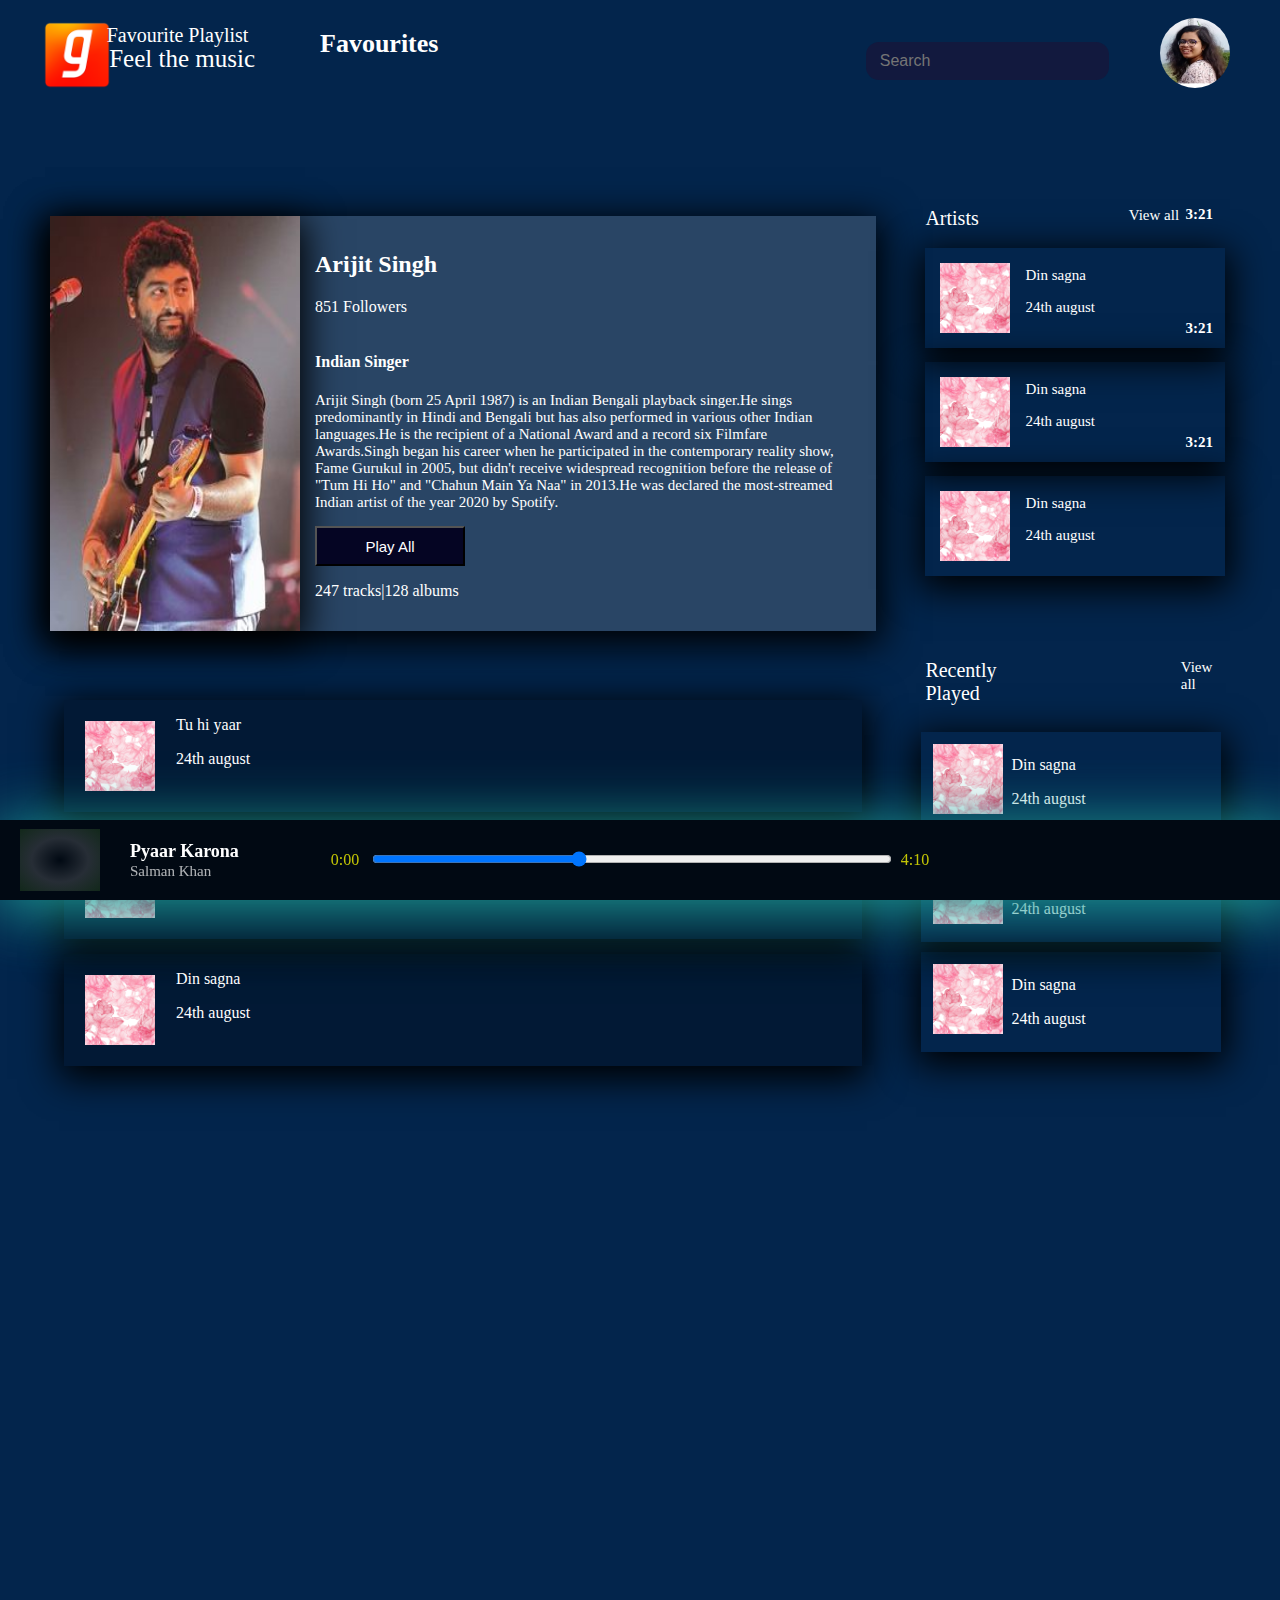
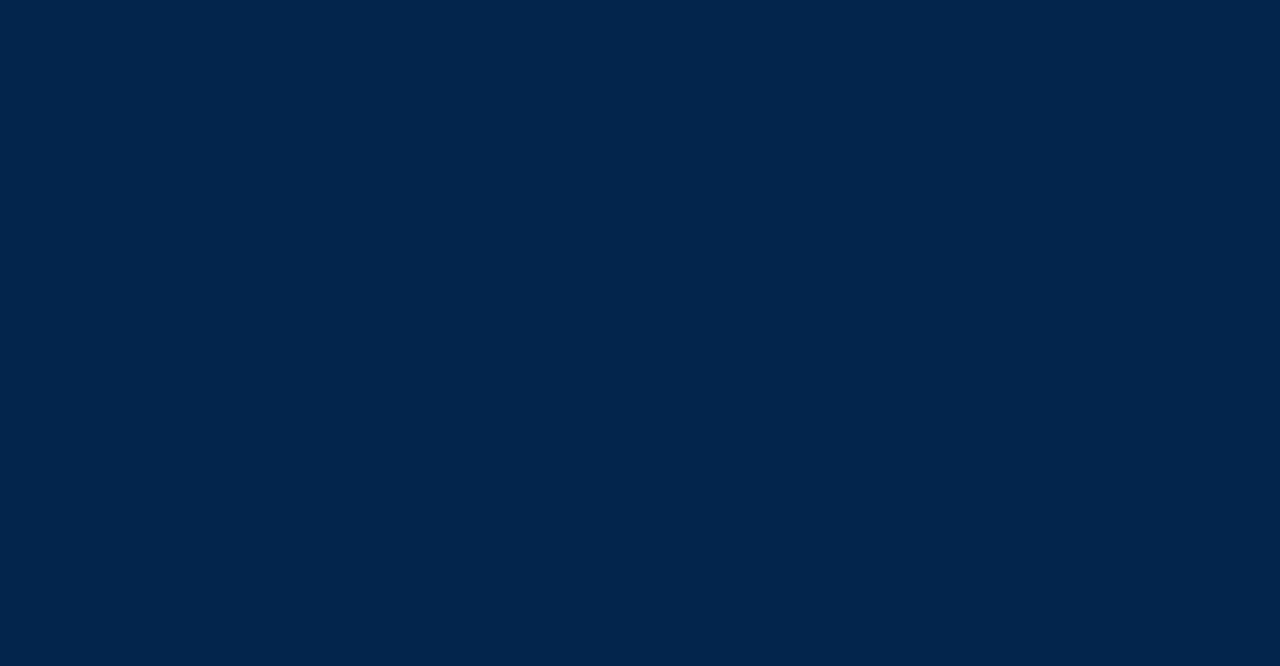
<file: music_page2.html>
<!-- IMPORTANT NOTE -  THE ARIJIT SINGH IMAGE IN  ARTISTS SECTION IN MUSIC.HTML PAGE WILL BRING YOU TO THIS PAGE OF WEBSTITE -->

<!-- PAGE2 OF MUSIC PLAYER HTML PAGE -->

<!DOCTYPE html>
<html>
    <head>
        <title>SHIVANGI TIWARI</title>
                <link rel = " stylesheet" type ="text/css" href =" music_page2.css">
      
      <link rel = " stylesheet"href =" https://use.fontawesome.com/releases/v5.7.1/css/all.css" integrity="sha384-fnmOCqbTlWIlj8LyTjo7mOUStjsKC4pOpQbqyi7RrhN7udi9RwhKkMHpvLbHG9Sr" crossorigin="anonymous">
      </head>

      <body>

        <!-- HEADER -->

        <div class="header">

            <!-- LEFT SIDE OF HEADER -->

            <div class ="left-side">

            <!-- DROPDOWN FOR RESPONSIVENESS -->


          <div class="dropdown" style="float:left;">
            <button class="dropbtn">
              <button class="dropbtn">
                <div class="box-white"></div>
                <div class="box-white"></div>
                <div class="box-white"></div>
              </button>
            </button>
            <div class="dropdown-content" style="left:0;">
              <a href="#">Favourites</a>
              <a href="#">Notifications</a>
              <a href="#">User</a>

            </div>
          </div>

          <!-- LOGO AND FAVOURITES  -->
                <div class="logo">
                    <img src="icon.png" height="70px" width="70px">
                </div>
                <div class="ninjas">
                    <p style = "font-size:20px;  margin-left:0%">&nbsp;&nbsp;Favourite Playlist</p>
                    <p style ="font-size:25px;  margin-top:-12%; margin-left:0%" > &nbsp;&nbsp;Feel the music </p>
                </div>
                <div class="favourites">
                    <h1> Favourites </h1>
                </div>

                
        </div>

        <!-- RIGHT SIDE OF HEADER -->
            <div class = "right-side"  style="width:100%;">

                <!-- SEARCH BAR -->
                <div class="nav-search-bar-container">
                    <div class="nav-search-bar">
                        <a class="search-btn" href="">
                            <i class="fa fa-search" aria-hidden="true"></i>
                        </a>
                        <input class="search-txt"type="text" name="search-bar" placeholder="&nbsp;&nbsp;&nbsp;&nbsp;Search">
                        <a class="search-mic" href="">
                            <i class="fa fa-microphone" aria-hidden="true"></i>
                        </a>
                    </div>
                </div>

                <!-- NOTIFICATION ICON -->
                <div class="notification">
                        <i class="fas fa-bell"></i>
                </div>

                <!-- PROFILE OF USER -->

            
                <div class="image">
                    <img src="profile.png" height="70px" width="70px">
                </div>
            </div>
        </div>



<!-- STARTING OF MAIN AND ASIDE SECTION  -->

<div class = "tit">
    	
        <!-- MAIN SECTION OF SECOND PAGE -->

        <!-- SINGER AND OTHER DESCRIPTIONS -->

        <main class = "page2">

            <div class ="singer-box1">
                <div class = "singer-image"><img src = "arijit_part2.jpg"  height="100%"  width="250px"></div>
                <div class ="singer-writing">
                    <div class = "imp"><h2>Arijit Singh</h2><p class = "followers"> 851 Followers </p></div>
                    <h4>Indian Singer</h4>
                    <p class ="singer-para">Arijit Singh (born 25 April 1987) is an Indian Bengali playback singer.He sings predominantly in Hindi and Bengali but has also performed in various other Indian languages.He is the recipient of a National Award and a record six Filmfare Awards.Singh began his career when he participated in the contemporary reality show, Fame Gurukul in 2005, but didn't receive widespread recognition before the release of "Tum Hi Ho" and "Chahun Main Ya Naa" in 2013.He was declared the most-streamed Indian artist of the year 2020 by Spotify.</p>
                    <input type ="button" class = "butt" value = "Play All">
                    <p class = "tracks">247 tracks|128 albums</p>
                </div>
            </div>

            <br>
            <br>
            <br>

        

             <div class = "line">

                <!-- SONG LOGS  -->

           



          

            
            

           

            <div class = "song-logs">
                <div class ="side-block"><div class = "singer-img"><img src ="side.jpg" height ="70px"    width="70px"></div>
                <div class ="name-side"><p>Tu hi yaar</p>

                <p class ="date-side">24th august</p>
                </div>
                <div class ="love-sign"><i class="far fa-heart"></i></div>
                <div class = "plus-sign"><i class="fas fa-plus"></i></div>
              </div>     
            </div>


            <div class = "song-logs">
                <div class ="side-block"><div class = "singer-img"><img src ="side.jpg" height ="70px"    width="70px"></div>
                <div class ="name-side"><p>Khariyat</p>

                <p class ="date-side">24th august</p>
                </div>
                <div class ="love-sign"><i class="far fa-heart"></i></div>
                <div class = "plus-sign"><i class="fas fa-plus"></i></div>
              </div>     
            </div>

            <div class = "song-logs">
                <div class ="side-block"><div class = "singer-img"><img src ="side.jpg" height ="70px"    width="70px"></div>
                <div class ="name-side"><p>Din sagna</p>

                <p class ="date-side">24th august</p>
                </div>
                <div class ="love-sign"><i class="far fa-heart"></i></div>
                <div class = "plus-sign"><i class="fas fa-plus"></i></div>
              </div>     
            </div>

           
           



        </main>

        <!-- ASIDE SECTION  -->


        <aside>

            <!-- ARTISTS  -->
            <div class = "upper-part1">

            <div class= "second-page-aside1"><p class = "artist1">Artists</p><p class ="view">View all</p></div>

            <div class ="block1"><img src ="side.jpg" height ="70px"    width="70px">
                <div class ="name"><p>Din sagna</p>
                <p class ="date">24th august</p>
                </div>
                <div class ="duration">
                    <ul>
                     <li class ="three-dot"><a href="#"><i class="fa fa-ellipsis-h"  aria-hidden="true"></i></a>
                           <div class="sub-menu-1">
                          <!-- Unordered list of menu1 -->
                            <ul class ="extension">
                            <li><i class="fas fa-play sym"></i>&nbsp&nbsp&nbsp&nbsp<a href="#">Play Now</a></li>
                            <li><i class="fas fa-plus sym"></i>&nbsp&nbsp&nbsp&nbsp<a href="#">Add to Queue</a></li>
                            <li><i class="fas fa-list sym"></i>&nbsp&nbsp&nbsp&nbsp<a href="#">Add to Favourites</a></li>
                            <li><i class="fas fa-info-circle sym"></i>&nbsp&nbsp&nbsp&nbsp<a href="#">Get Info</a></li>
                           </ul> 
                         </div>
                       </li>
                    </ul>
                    <h6 class="time">3:21</h6>
                </div>
            </div>

            <div class ="block1"><img src ="side.jpg" height ="70px"    width="70px">
                <div class ="name"><p>Din sagna</p>
                <p class ="date">24th august</p>
                </div>
                <div class ="duration">
                    <ul>
                     <li class ="three-dot"><a href="#"><i class="fa fa-ellipsis-h"  aria-hidden="true"></i></a>
                           <div class="sub-menu-1">
                          <!-- Unordered list of menu1 -->
                            <ul class ="extension">
                            <li><i class="fas fa-play sym"></i>&nbsp&nbsp&nbsp&nbsp<a href="#">Play Now</a></li>
                            <li><i class="fas fa-plus sym"></i>&nbsp&nbsp&nbsp&nbsp<a href="#">Add to Queue</a></li>
                            <li><i class="fas fa-list sym"></i>&nbsp&nbsp&nbsp&nbsp<a href="#">Add to Favourites</a></li>
                            <li><i class="fas fa-info-circle sym"></i>&nbsp&nbsp&nbsp&nbsp<a href="#">Get Info</a></li>
                           </ul> 
                         </div>
                       </li>
                    </ul>
                    <h6 class="time">3:21</h6>
                </div>
            </div>

            <div class ="block1"><img src ="side.jpg" height ="70px"    width="70px">
                <div class ="name"><p>Din sagna</p>
                <p class ="date">24th august</p>
                </div>
                <div class ="duration">
                    <ul>
                     <li class ="three-dot"><a href="#"><i class="fa fa-ellipsis-h"  aria-hidden="true"></i></a>
                           <div class="sub-menu-1">
                          <!-- Unordered list of menu1 -->
                            <ul class ="extension">
                            <li><i class="fas fa-play sym"></i>&nbsp&nbsp&nbsp&nbsp<a href="#">Play Now</a></li>
                            <li><i class="fas fa-plus sym"></i>&nbsp&nbsp&nbsp&nbsp<a href="#">Add to Queue</a></li>
                            <li><i class="fas fa-list sym"></i>&nbsp&nbsp&nbsp&nbsp<a href="#">Add to Favourites</a></li>
                            <li><i class="fas fa-info-circle sym"></i>&nbsp&nbsp&nbsp&nbsp<a href="#">Get Info</a></li>
                           </ul> 
                         </div>
                       </li>
                    </ul>
                    <h6 class="time">3:21</h6>
                </div>
            </div>
        </div>
             

        <br>
        <br>
        <br>


        <!-- RECENTLY PLAYED  -->

         <div class = "upper-part1">

            <div class= "second-page-aside1"><p class = "artist1">Recently Played</p><p class ="view">View all</p></div>
            <br>
            <br>

             <div class ="side-block1"><img src ="side.jpg" height ="70px"    width="70px">
                <div class ="name-side1"><p>Din sagna</p>
                <p class ="date-side1">24th august</p>
                </div>
                <span><i class="far fa-heart"></i></span>
                   
            </div>
    <div class ="side-block1"><img src ="side.jpg" height ="70px"    width="70px">
                <div class ="name-side1"><p>Din sagna</p>
                <p class ="date-side1">24th august</p>
                </div>
                <span><i class="far fa-heart"></i></span>
                   
            </div>
    <div class ="side-block1"><img src ="side.jpg" height ="70px"    width="70px">
                <div class ="name-side1"><p>Din sagna</p>
                <p class ="date-side1">24th august</p>
                </div>
                <span><i class="far fa-heart"></i></span>
                   
            </div>
        </div>

    </aside>
</div>


<!-- FOOTER HAVING MUSIC PLAYER LOG AND OTHER TOOLS  -->

    <footer>
           <div id="ta-player">
            <div class="ta-player-container">
                <section class="ta-player-info">
                    <div class="ta-artwork">
                    </div>
                    <!-- Name of the Song -->
                    <div class="ta-meta">
                        <a href="" class="title"><b>Pyaar Karona</b></a><br>
                        <a href="" class="username">Salman Khan</a>
                    </div>
                </section>
                <!-- Playbar -->
                <section class="ta-player-progress">
                    <span class="ta-time-currnt">0:00</span>
                    <div class="ta-player-progress-wrapper">
                        <input type="range" min="1" max="100" value="40" id="default">
                    </div>
                    <span class="ta-time-duration">4:10</span> 
                </section>
              
              <!-- Tools -->
                <section class="ta-player-controls">
                     <button class="ta-prev"><i class="fas fa-step-backward"></i></button>
                    <button class="ta-play"><i class="fas fa-play"></i></button>
                     <button class="ta-next"><i class="fas fa-step-forward"></i></button>
                     <div>
                         <button class="ta-shuffle"><i class="fas fa-random"></i></button>
                         <button class="ta-redo"><i class="fas fa-redo"></i></button>
                     </div>
                     <div>
                         <button class="ta-sound"><i class="fas fa-volume-up"></i></button>
                         <button class="ta-favourite"><i class="fas fa-heart"></i></button>              
                         </div>
                     </div>
                </section>
            </div>
       </div>
        </footer>
    </body>
    </html>







                                        <!-- END OF HTML CODE -->
</file>
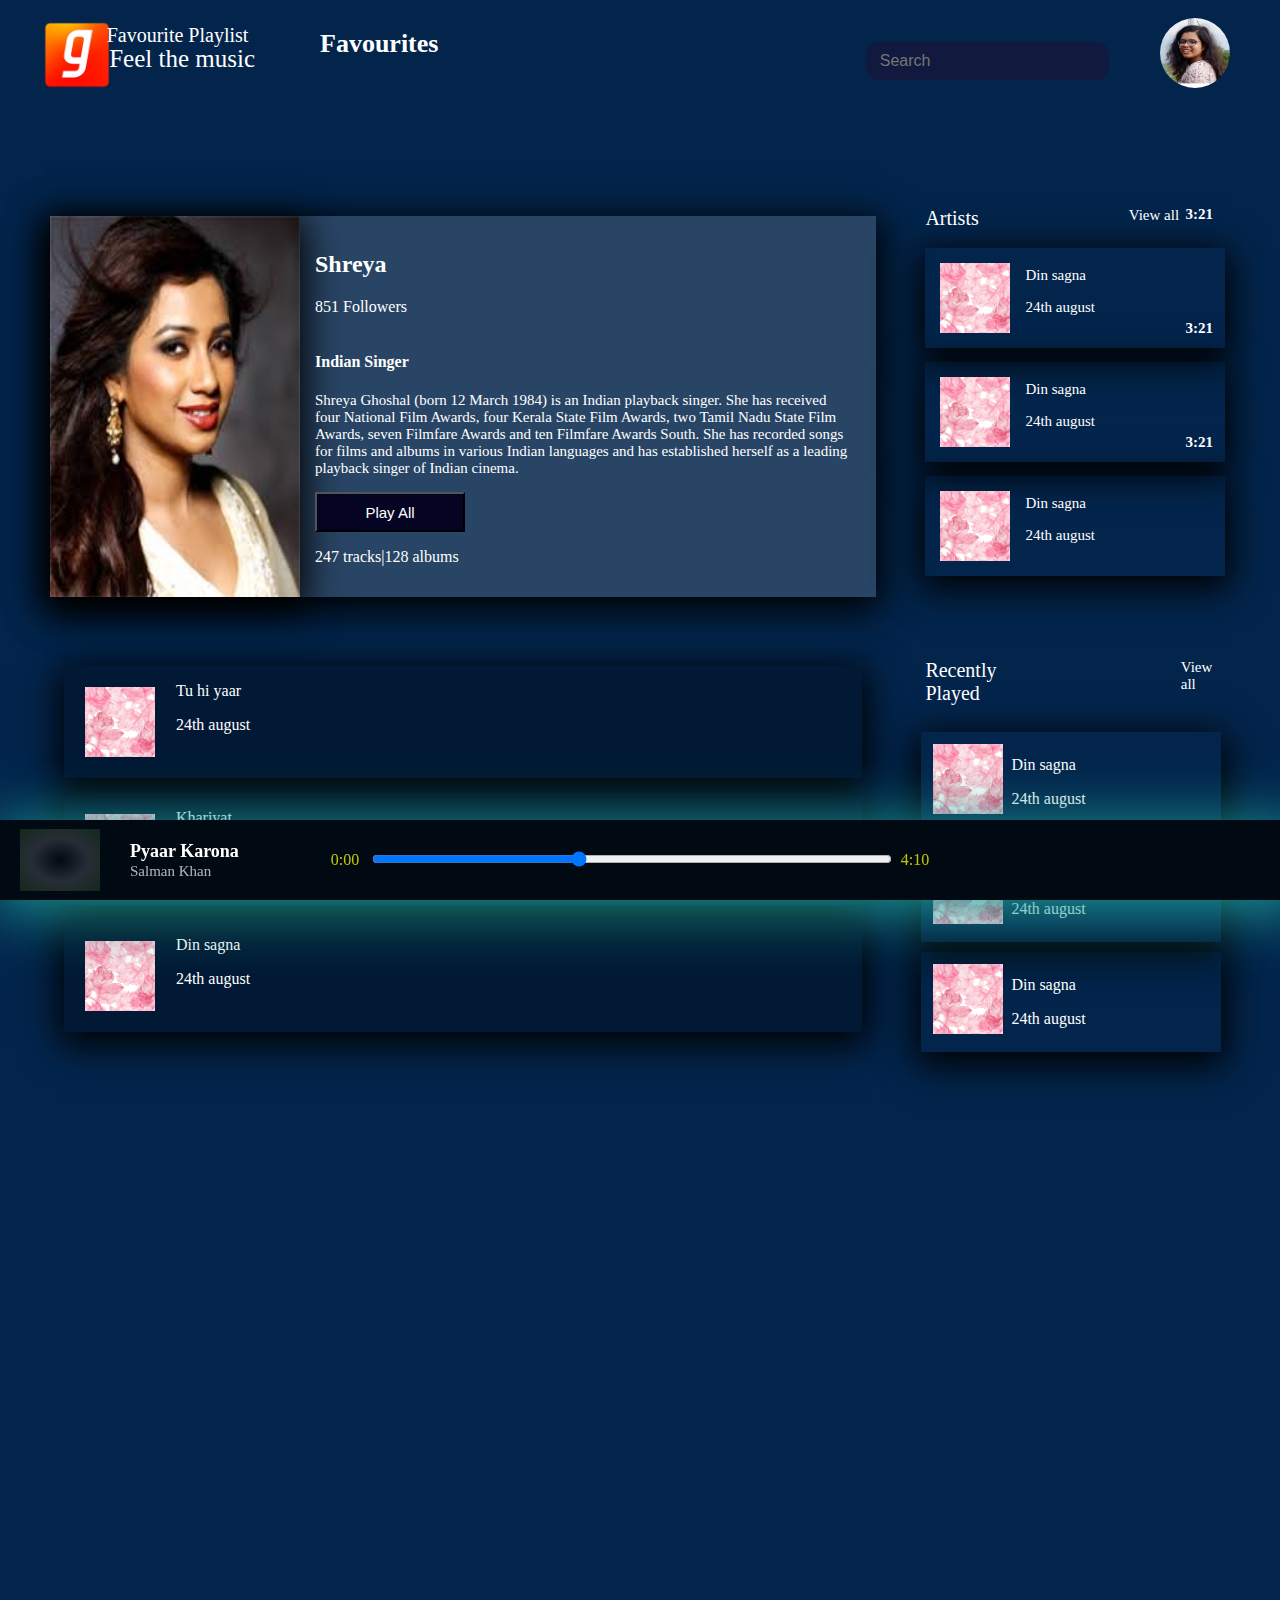
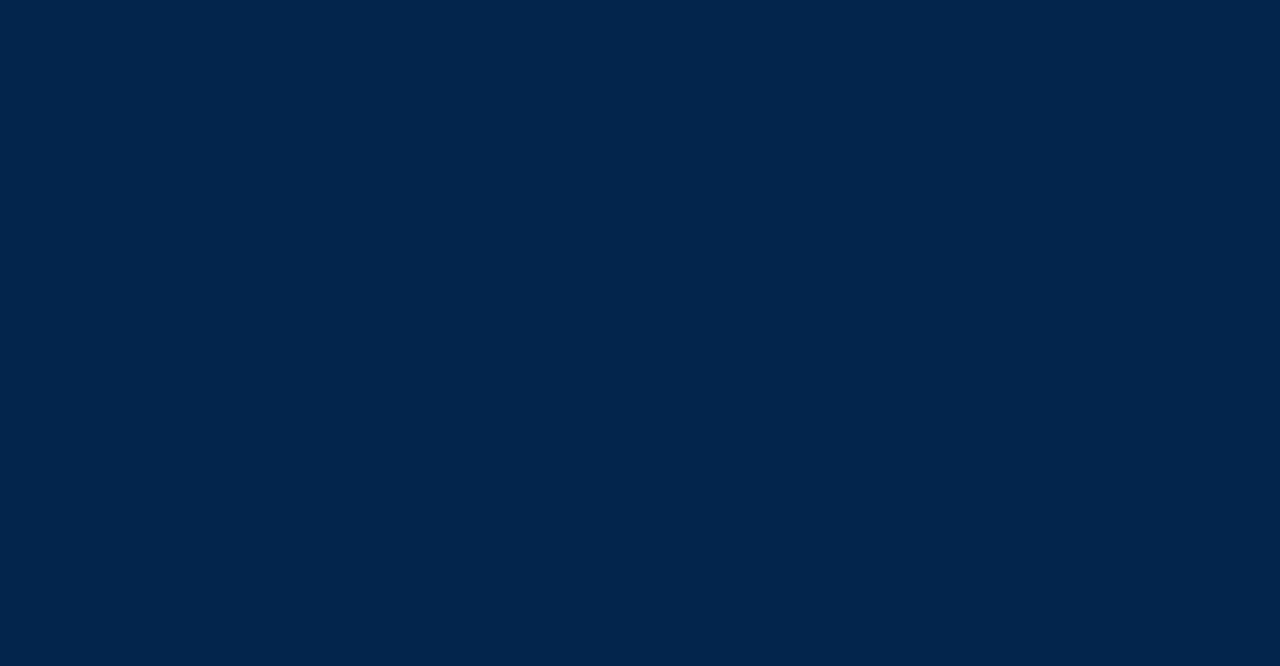
<file: music_page3.html>
<!-- IMPORTANT NOTE -  THE ARIJIT SINGH IMAGE IN  ARTISTS SECTION IN MUSIC.HTML PAGE WILL BRING YOU TO THIS PAGE OF WEBSTITE -->

<!-- PAGE2 OF MUSIC PLAYER HTML PAGE -->

<!DOCTYPE html>
<html>
    <head>
        <title>SHIVANGI TIWARI</title>
                <link rel = " stylesheet" type ="text/css" href =" music_page2.css">
      
      <link rel = " stylesheet"href =" https://use.fontawesome.com/releases/v5.7.1/css/all.css" integrity="sha384-fnmOCqbTlWIlj8LyTjo7mOUStjsKC4pOpQbqyi7RrhN7udi9RwhKkMHpvLbHG9Sr" crossorigin="anonymous">
      </head>

      <body>

        <!-- HEADER -->

        <div class="header">

            <!-- LEFT SIDE OF HEADER -->

            <div class ="left-side">

            <!-- DROPDOWN FOR RESPONSIVENESS -->


          <div class="dropdown" style="float:left;">
            <button class="dropbtn">
              <button class="dropbtn">
                <div class="box-white"></div>
                <div class="box-white"></div>
                <div class="box-white"></div>
              </button>
            </button>
            <div class="dropdown-content" style="left:0;">
              <a href="#">Favourites</a>
              <a href="#">Notifications</a>
              <a href="#">User</a>

            </div>
          </div>

          <!-- LOGO AND FAVOURITES  -->
                <div class="logo">
                    <img src="icon.png" height="70px" width="70px">
                </div>
                <div class="ninjas">
                    <p style = "font-size:20px;  margin-left:0%">&nbsp;&nbsp;Favourite Playlist</p>
                    <p style ="font-size:25px;  margin-top:-12%; margin-left:0%" > &nbsp;&nbsp;Feel the music </p>
                </div>
                <div class="favourites">
                    <h1> Favourites </h1>
                </div>

                
        </div>

        <!-- RIGHT SIDE OF HEADER -->
            <div class = "right-side"  style="width:100%;">

                <!-- SEARCH BAR -->
                <div class="nav-search-bar-container">
                    <div class="nav-search-bar">
                        <a class="search-btn" href="">
                            <i class="fa fa-search" aria-hidden="true"></i>
                        </a>
                        <input class="search-txt"type="text" name="search-bar" placeholder="&nbsp;&nbsp;&nbsp;&nbsp;Search">
                        <a class="search-mic" href="">
                            <i class="fa fa-microphone" aria-hidden="true"></i>
                        </a>
                    </div>
                </div>

                <!-- NOTIFICATION ICON -->
                <div class="notification">
                        <i class="fas fa-bell"></i>
                </div>

                <!-- PROFILE OF USER -->

            
                <div class="image">
                    <img src="profile.png" height="70px" width="70px">
                </div>
            </div>
        </div>



<!-- STARTING OF MAIN AND ASIDE SECTION  -->

<div class = "tit">
    	
        <!-- MAIN SECTION OF SECOND PAGE -->

        <!-- SINGER AND OTHER DESCRIPTIONS -->

        <main class = "page2">

            <div class ="singer-box1">
                <div class = "singer-image"><img src = "shreya.jpg"  height="100%"  width="250px"></div>
                <div class ="singer-writing">
                    <div class = "imp"><h2>Shreya</h2><p class = "followers"> 851 Followers </p></div>
                    <h4>Indian Singer</h4>
                    <p class ="singer-para">Shreya Ghoshal (born 12 March 1984) is an Indian playback singer. She has received four National Film Awards, four Kerala State Film Awards, two Tamil Nadu State Film Awards, seven Filmfare Awards and ten Filmfare Awards South. She has recorded songs for films and albums in various Indian languages and has established herself as a leading playback singer of Indian cinema.</p>
                    <input type ="button" class = "butt" value = "Play All">
                    <p class = "tracks">247 tracks|128 albums</p>
                </div>
            </div>

            <br>
            <br>
            <br>

        

             <div class = "line">

                <!-- SONG LOGS  -->

           



          

            
            

           

            <div class = "song-logs">
                <div class ="side-block"><div class = "singer-img"><img src ="side.jpg" height ="70px"    width="70px"></div>
                <div class ="name-side"><p>Tu hi yaar</p>

                <p class ="date-side">24th august</p>
                </div>
                <div class ="love-sign"><i class="far fa-heart"></i></div>
                <div class = "plus-sign"><i class="fas fa-plus"></i></div>
              </div>     
            </div>


            <div class = "song-logs">
                <div class ="side-block"><div class = "singer-img"><img src ="side.jpg" height ="70px"    width="70px"></div>
                <div class ="name-side"><p>Khariyat</p>

                <p class ="date-side">24th august</p>
                </div>
                <div class ="love-sign"><i class="far fa-heart"></i></div>
                <div class = "plus-sign"><i class="fas fa-plus"></i></div>
              </div>     
            </div>

            <div class = "song-logs">
                <div class ="side-block"><div class = "singer-img"><img src ="side.jpg" height ="70px"    width="70px"></div>
                <div class ="name-side"><p>Din sagna</p>

                <p class ="date-side">24th august</p>
                </div>
                <div class ="love-sign"><i class="far fa-heart"></i></div>
                <div class = "plus-sign"><i class="fas fa-plus"></i></div>
              </div>     
            </div>

           
           



        </main>

        <!-- ASIDE SECTION  -->


        <aside>

            <!-- ARTISTS  -->
            <div class = "upper-part1">

            <div class= "second-page-aside1"><p class = "artist1">Artists</p><p class ="view">View all</p></div>

            <div class ="block1"><img src ="side.jpg" height ="70px"    width="70px">
                <div class ="name"><p>Din sagna</p>
                <p class ="date">24th august</p>
                </div>
                <div class ="duration">
                    <ul>
                     <li class ="three-dot"><a href="#"><i class="fa fa-ellipsis-h"  aria-hidden="true"></i></a>
                           <div class="sub-menu-1">
                          <!-- Unordered list of menu1 -->
                            <ul class ="extension">
                            <li><i class="fas fa-play sym"></i>&nbsp&nbsp&nbsp&nbsp<a href="#">Play Now</a></li>
                            <li><i class="fas fa-plus sym"></i>&nbsp&nbsp&nbsp&nbsp<a href="#">Add to Queue</a></li>
                            <li><i class="fas fa-list sym"></i>&nbsp&nbsp&nbsp&nbsp<a href="#">Add to Favourites</a></li>
                            <li><i class="fas fa-info-circle sym"></i>&nbsp&nbsp&nbsp&nbsp<a href="#">Get Info</a></li>
                           </ul> 
                         </div>
                       </li>
                    </ul>
                    <h6 class="time">3:21</h6>
                </div>
            </div>

            <div class ="block1"><img src ="side.jpg" height ="70px"    width="70px">
                <div class ="name"><p>Din sagna</p>
                <p class ="date">24th august</p>
                </div>
                <div class ="duration">
                    <ul>
                     <li class ="three-dot"><a href="#"><i class="fa fa-ellipsis-h"  aria-hidden="true"></i></a>
                           <div class="sub-menu-1">
                          <!-- Unordered list of menu1 -->
                            <ul class ="extension">
                            <li><i class="fas fa-play sym"></i>&nbsp&nbsp&nbsp&nbsp<a href="#">Play Now</a></li>
                            <li><i class="fas fa-plus sym"></i>&nbsp&nbsp&nbsp&nbsp<a href="#">Add to Queue</a></li>
                            <li><i class="fas fa-list sym"></i>&nbsp&nbsp&nbsp&nbsp<a href="#">Add to Favourites</a></li>
                            <li><i class="fas fa-info-circle sym"></i>&nbsp&nbsp&nbsp&nbsp<a href="#">Get Info</a></li>
                           </ul> 
                         </div>
                       </li>
                    </ul>
                    <h6 class="time">3:21</h6>
                </div>
            </div>

            <div class ="block1"><img src ="side.jpg" height ="70px"    width="70px">
                <div class ="name"><p>Din sagna</p>
                <p class ="date">24th august</p>
                </div>
                <div class ="duration">
                    <ul>
                     <li class ="three-dot"><a href="#"><i class="fa fa-ellipsis-h"  aria-hidden="true"></i></a>
                           <div class="sub-menu-1">
                          <!-- Unordered list of menu1 -->
                            <ul class ="extension">
                            <li><i class="fas fa-play sym"></i>&nbsp&nbsp&nbsp&nbsp<a href="#">Play Now</a></li>
                            <li><i class="fas fa-plus sym"></i>&nbsp&nbsp&nbsp&nbsp<a href="#">Add to Queue</a></li>
                            <li><i class="fas fa-list sym"></i>&nbsp&nbsp&nbsp&nbsp<a href="#">Add to Favourites</a></li>
                            <li><i class="fas fa-info-circle sym"></i>&nbsp&nbsp&nbsp&nbsp<a href="#">Get Info</a></li>
                           </ul> 
                         </div>
                       </li>
                    </ul>
                    <h6 class="time">3:21</h6>
                </div>
            </div>
        </div>
             

        <br>
        <br>
        <br>


        <!-- RECENTLY PLAYED  -->

         <div class = "upper-part1">

            <div class= "second-page-aside1"><p class = "artist1">Recently Played</p><p class ="view">View all</p></div>
            <br>
            <br>

             <div class ="side-block1"><img src ="side.jpg" height ="70px"    width="70px">
                <div class ="name-side1"><p>Din sagna</p>
                <p class ="date-side1">24th august</p>
                </div>
                <span><i class="far fa-heart"></i></span>
                   
            </div>
    <div class ="side-block1"><img src ="side.jpg" height ="70px"    width="70px">
                <div class ="name-side1"><p>Din sagna</p>
                <p class ="date-side1">24th august</p>
                </div>
                <span><i class="far fa-heart"></i></span>
                   
            </div>
    <div class ="side-block1"><img src ="side.jpg" height ="70px"    width="70px">
                <div class ="name-side1"><p>Din sagna</p>
                <p class ="date-side1">24th august</p>
                </div>
                <span><i class="far fa-heart"></i></span>
                   
            </div>
        </div>

    </aside>
</div>


<!-- FOOTER HAVING MUSIC PLAYER LOG AND OTHER TOOLS  -->

    <footer>
           <div id="ta-player">
            <div class="ta-player-container">
                <section class="ta-player-info">
                    <div class="ta-artwork">
                    </div>
                    <!-- Name of the Song -->
                    <div class="ta-meta">
                        <a href="" class="title"><b>Pyaar Karona</b></a><br>
                        <a href="" class="username">Salman Khan</a>
                    </div>
                </section>
                <!-- Playbar -->
                <section class="ta-player-progress">
                    <span class="ta-time-currnt">0:00</span>
                    <div class="ta-player-progress-wrapper">
                        <input type="range" min="1" max="100" value="40" id="default">
                    </div>
                    <span class="ta-time-duration">4:10</span> 
                </section>
              
              <!-- Tools -->
                <section class="ta-player-controls">
                     <button class="ta-prev"><i class="fas fa-step-backward"></i></button>
                    <button class="ta-play"><i class="fas fa-play"></i></button>
                     <button class="ta-next"><i class="fas fa-step-forward"></i></button>
                     <div>
                         <button class="ta-shuffle"><i class="fas fa-random"></i></button>
                         <button class="ta-redo"><i class="fas fa-redo"></i></button>
                     </div>
                     <div>
                         <button class="ta-sound"><i class="fas fa-volume-up"></i></button>
                         <button class="ta-favourite"><i class="fas fa-heart"></i></button>              
                         </div>
                     </div>
                </section>
            </div>
       </div>
        </footer>
    </body>
    </html>







                                        <!-- END OF HTML CODE -->
</file>
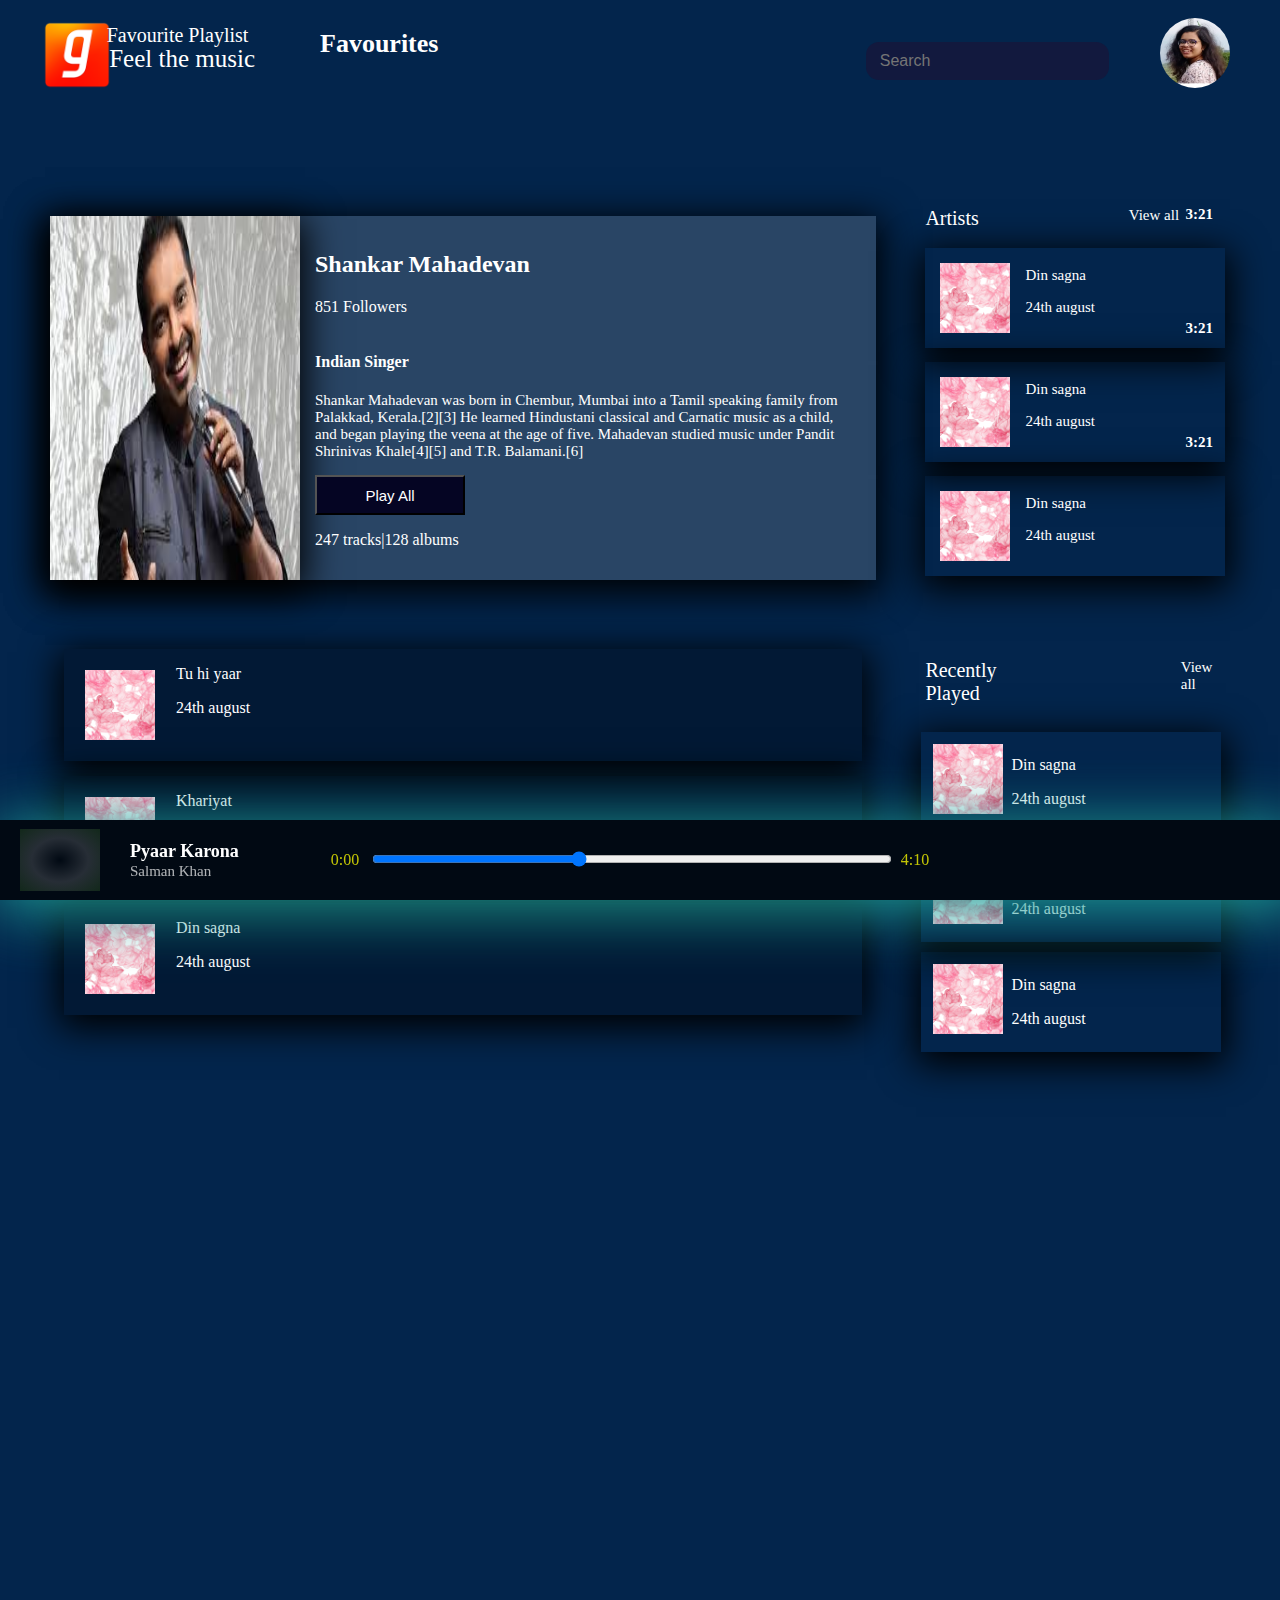
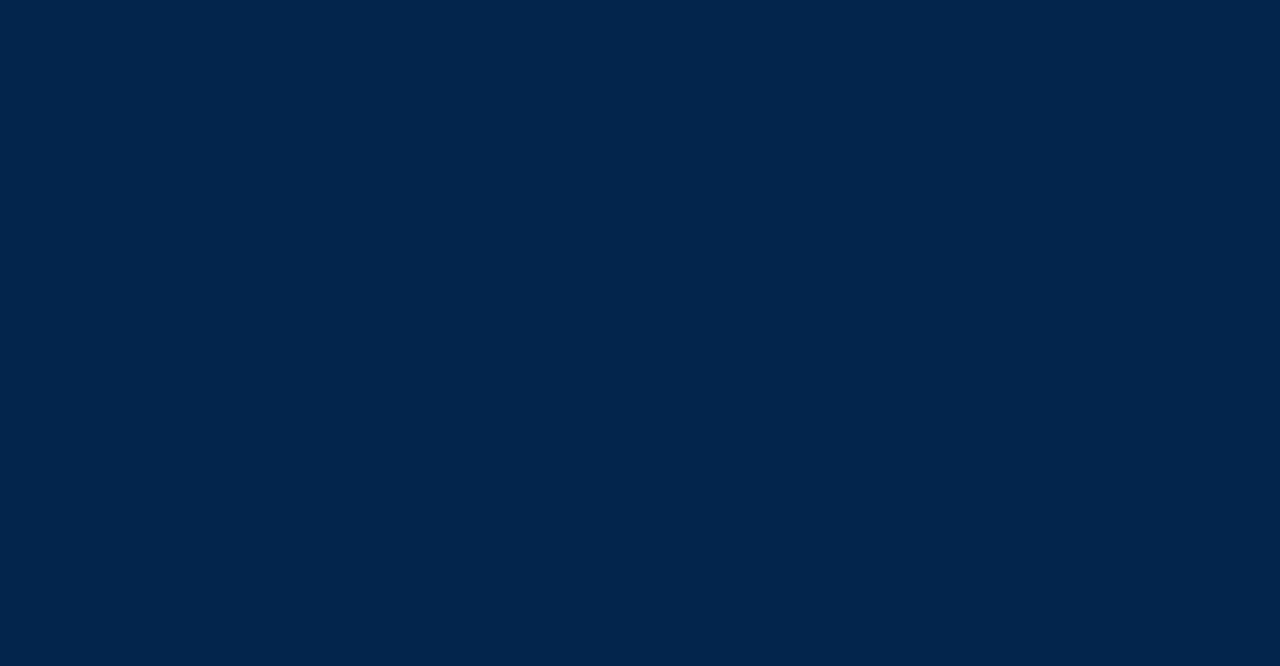
<file: music_page4.html>
<!-- IMPORTANT NOTE -  THE ARIJIT SINGH IMAGE IN  ARTISTS SECTION IN MUSIC.HTML PAGE WILL BRING YOU TO THIS PAGE OF WEBSTITE -->

<!-- PAGE2 OF MUSIC PLAYER HTML PAGE -->

<!DOCTYPE html>
<html>
    <head>
        <title>SHIVANGI TIWARI</title>
                <link rel = " stylesheet" type ="text/css" href =" music_page2.css">
      
      <link rel = " stylesheet"href =" https://use.fontawesome.com/releases/v5.7.1/css/all.css" integrity="sha384-fnmOCqbTlWIlj8LyTjo7mOUStjsKC4pOpQbqyi7RrhN7udi9RwhKkMHpvLbHG9Sr" crossorigin="anonymous">
      </head>

      <body>

        <!-- HEADER -->

        <div class="header">

            <!-- LEFT SIDE OF HEADER -->

            <div class ="left-side">

            <!-- DROPDOWN FOR RESPONSIVENESS -->


          <div class="dropdown" style="float:left;">
            <button class="dropbtn">
              <button class="dropbtn">
                <div class="box-white"></div>
                <div class="box-white"></div>
                <div class="box-white"></div>
              </button>
            </button>
            <div class="dropdown-content" style="left:0;">
              <a href="#">Favourites</a>
              <a href="#">Notifications</a>
              <a href="#">User</a>

            </div>
          </div>

          <!-- LOGO AND FAVOURITES  -->
                <div class="logo">
                    <img src="icon.png" height="70px" width="70px">
                </div>
                <div class="ninjas">
                    <p style = "font-size:20px;  margin-left:0%">&nbsp;&nbsp;Favourite Playlist</p>
                    <p style ="font-size:25px;  margin-top:-12%; margin-left:0%" > &nbsp;&nbsp;Feel the music </p>
                </div>
                <div class="favourites">
                    <h1> Favourites </h1>
                </div>

                
        </div>

        <!-- RIGHT SIDE OF HEADER -->
            <div class = "right-side"  style="width:100%;">

                <!-- SEARCH BAR -->
                <div class="nav-search-bar-container">
                    <div class="nav-search-bar">
                        <a class="search-btn" href="">
                            <i class="fa fa-search" aria-hidden="true"></i>
                        </a>
                        <input class="search-txt"type="text" name="search-bar" placeholder="&nbsp;&nbsp;&nbsp;&nbsp;Search">
                        <a class="search-mic" href="">
                            <i class="fa fa-microphone" aria-hidden="true"></i>
                        </a>
                    </div>
                </div>

                <!-- NOTIFICATION ICON -->
                <div class="notification">
                        <i class="fas fa-bell"></i>
                </div>

                <!-- PROFILE OF USER -->

            
                <div class="image">
                    <img src="profile.png" height="70px" width="70px">
                </div>
            </div>
        </div>



<!-- STARTING OF MAIN AND ASIDE SECTION  -->

<div class = "tit">
    	
        <!-- MAIN SECTION OF SECOND PAGE -->

        <!-- SINGER AND OTHER DESCRIPTIONS -->

        <main class = "page2">

            <div class ="singer-box1">
                <div class = "singer-image"><img src = "shankar.jpg"  height="100%"  width="250px"></div>
                <div class ="singer-writing">
                    <div class = "imp"><h2>Shankar Mahadevan</h2><p class = "followers"> 851 Followers </p></div>
                    <h4>Indian Singer</h4>
                    <p class ="singer-para">Shankar Mahadevan was born in Chembur, Mumbai into a Tamil speaking family from Palakkad, Kerala.[2][3] He learned Hindustani classical and Carnatic music as a child, and began playing the veena at the age of five. Mahadevan studied music under Pandit Shrinivas Khale[4][5] and T.R. Balamani.[6]</p>
                    <input type ="button" class = "butt" value = "Play All">
                    <p class = "tracks">247 tracks|128 albums</p>
                </div>
            </div>

            <br>
            <br>
            <br>

        

             <div class = "line">

                <!-- SONG LOGS  -->

           



          

            
            

           

            <div class = "song-logs">
                <div class ="side-block"><div class = "singer-img"><img src ="side.jpg" height ="70px"    width="70px"></div>
                <div class ="name-side"><p>Tu hi yaar</p>

                <p class ="date-side">24th august</p>
                </div>
                <div class ="love-sign"><i class="far fa-heart"></i></div>
                <div class = "plus-sign"><i class="fas fa-plus"></i></div>
              </div>     
            </div>


            <div class = "song-logs">
                <div class ="side-block"><div class = "singer-img"><img src ="side.jpg" height ="70px"    width="70px"></div>
                <div class ="name-side"><p>Khariyat</p>

                <p class ="date-side">24th august</p>
                </div>
                <div class ="love-sign"><i class="far fa-heart"></i></div>
                <div class = "plus-sign"><i class="fas fa-plus"></i></div>
              </div>     
            </div>

            <div class = "song-logs">
                <div class ="side-block"><div class = "singer-img"><img src ="side.jpg" height ="70px"    width="70px"></div>
                <div class ="name-side"><p>Din sagna</p>

                <p class ="date-side">24th august</p>
                </div>
                <div class ="love-sign"><i class="far fa-heart"></i></div>
                <div class = "plus-sign"><i class="fas fa-plus"></i></div>
              </div>     
            </div>

           
           



        </main>

        <!-- ASIDE SECTION  -->


        <aside>

            <!-- ARTISTS  -->
            <div class = "upper-part1">

            <div class= "second-page-aside1"><p class = "artist1">Artists</p><p class ="view">View all</p></div>

            <div class ="block1"><img src ="side.jpg" height ="70px"    width="70px">
                <div class ="name"><p>Din sagna</p>
                <p class ="date">24th august</p>
                </div>
                <div class ="duration">
                    <ul>
                     <li class ="three-dot"><a href="#"><i class="fa fa-ellipsis-h"  aria-hidden="true"></i></a>
                           <div class="sub-menu-1">
                          <!-- Unordered list of menu1 -->
                            <ul class ="extension">
                            <li><i class="fas fa-play sym"></i>&nbsp&nbsp&nbsp&nbsp<a href="#">Play Now</a></li>
                            <li><i class="fas fa-plus sym"></i>&nbsp&nbsp&nbsp&nbsp<a href="#">Add to Queue</a></li>
                            <li><i class="fas fa-list sym"></i>&nbsp&nbsp&nbsp&nbsp<a href="#">Add to Favourites</a></li>
                            <li><i class="fas fa-info-circle sym"></i>&nbsp&nbsp&nbsp&nbsp<a href="#">Get Info</a></li>
                           </ul> 
                         </div>
                       </li>
                    </ul>
                    <h6 class="time">3:21</h6>
                </div>
            </div>

            <div class ="block1"><img src ="side.jpg" height ="70px"    width="70px">
                <div class ="name"><p>Din sagna</p>
                <p class ="date">24th august</p>
                </div>
                <div class ="duration">
                    <ul>
                     <li class ="three-dot"><a href="#"><i class="fa fa-ellipsis-h"  aria-hidden="true"></i></a>
                           <div class="sub-menu-1">
                          <!-- Unordered list of menu1 -->
                            <ul class ="extension">
                            <li><i class="fas fa-play sym"></i>&nbsp&nbsp&nbsp&nbsp<a href="#">Play Now</a></li>
                            <li><i class="fas fa-plus sym"></i>&nbsp&nbsp&nbsp&nbsp<a href="#">Add to Queue</a></li>
                            <li><i class="fas fa-list sym"></i>&nbsp&nbsp&nbsp&nbsp<a href="#">Add to Favourites</a></li>
                            <li><i class="fas fa-info-circle sym"></i>&nbsp&nbsp&nbsp&nbsp<a href="#">Get Info</a></li>
                           </ul> 
                         </div>
                       </li>
                    </ul>
                    <h6 class="time">3:21</h6>
                </div>
            </div>

            <div class ="block1"><img src ="side.jpg" height ="70px"    width="70px">
                <div class ="name"><p>Din sagna</p>
                <p class ="date">24th august</p>
                </div>
                <div class ="duration">
                    <ul>
                     <li class ="three-dot"><a href="#"><i class="fa fa-ellipsis-h"  aria-hidden="true"></i></a>
                           <div class="sub-menu-1">
                          <!-- Unordered list of menu1 -->
                            <ul class ="extension">
                            <li><i class="fas fa-play sym"></i>&nbsp&nbsp&nbsp&nbsp<a href="#">Play Now</a></li>
                            <li><i class="fas fa-plus sym"></i>&nbsp&nbsp&nbsp&nbsp<a href="#">Add to Queue</a></li>
                            <li><i class="fas fa-list sym"></i>&nbsp&nbsp&nbsp&nbsp<a href="#">Add to Favourites</a></li>
                            <li><i class="fas fa-info-circle sym"></i>&nbsp&nbsp&nbsp&nbsp<a href="#">Get Info</a></li>
                           </ul> 
                         </div>
                       </li>
                    </ul>
                    <h6 class="time">3:21</h6>
                </div>
            </div>
        </div>
             

        <br>
        <br>
        <br>


        <!-- RECENTLY PLAYED  -->

         <div class = "upper-part1">

            <div class= "second-page-aside1"><p class = "artist1">Recently Played</p><p class ="view">View all</p></div>
            <br>
            <br>

             <div class ="side-block1"><img src ="side.jpg" height ="70px"    width="70px">
                <div class ="name-side1"><p>Din sagna</p>
                <p class ="date-side1">24th august</p>
                </div>
                <span><i class="far fa-heart"></i></span>
                   
            </div>
    <div class ="side-block1"><img src ="side.jpg" height ="70px"    width="70px">
                <div class ="name-side1"><p>Din sagna</p>
                <p class ="date-side1">24th august</p>
                </div>
                <span><i class="far fa-heart"></i></span>
                   
            </div>
    <div class ="side-block1"><img src ="side.jpg" height ="70px"    width="70px">
                <div class ="name-side1"><p>Din sagna</p>
                <p class ="date-side1">24th august</p>
                </div>
                <span><i class="far fa-heart"></i></span>
                   
            </div>
        </div>

    </aside>
</div>


<!-- FOOTER HAVING MUSIC PLAYER LOG AND OTHER TOOLS  -->

    <footer>
           <div id="ta-player">
            <div class="ta-player-container">
                <section class="ta-player-info">
                    <div class="ta-artwork">
                    </div>
                    <!-- Name of the Song -->
                    <div class="ta-meta">
                        <a href="" class="title"><b>Pyaar Karona</b></a><br>
                        <a href="" class="username">Salman Khan</a>
                    </div>
                </section>
                <!-- Playbar -->
                <section class="ta-player-progress">
                    <span class="ta-time-currnt">0:00</span>
                    <div class="ta-player-progress-wrapper">
                        <input type="range" min="1" max="100" value="40" id="default">
                    </div>
                    <span class="ta-time-duration">4:10</span> 
                </section>
              
              <!-- Tools -->
                <section class="ta-player-controls">
                     <button class="ta-prev"><i class="fas fa-step-backward"></i></button>
                    <button class="ta-play"><i class="fas fa-play"></i></button>
                     <button class="ta-next"><i class="fas fa-step-forward"></i></button>
                     <div>
                         <button class="ta-shuffle"><i class="fas fa-random"></i></button>
                         <button class="ta-redo"><i class="fas fa-redo"></i></button>
                     </div>
                     <div>
                         <button class="ta-sound"><i class="fas fa-volume-up"></i></button>
                         <button class="ta-favourite"><i class="fas fa-heart"></i></button>              
                         </div>
                     </div>
                </section>
            </div>
       </div>
        </footer>
    </body>
    </html>







                                        <!-- END OF HTML CODE -->
</file>
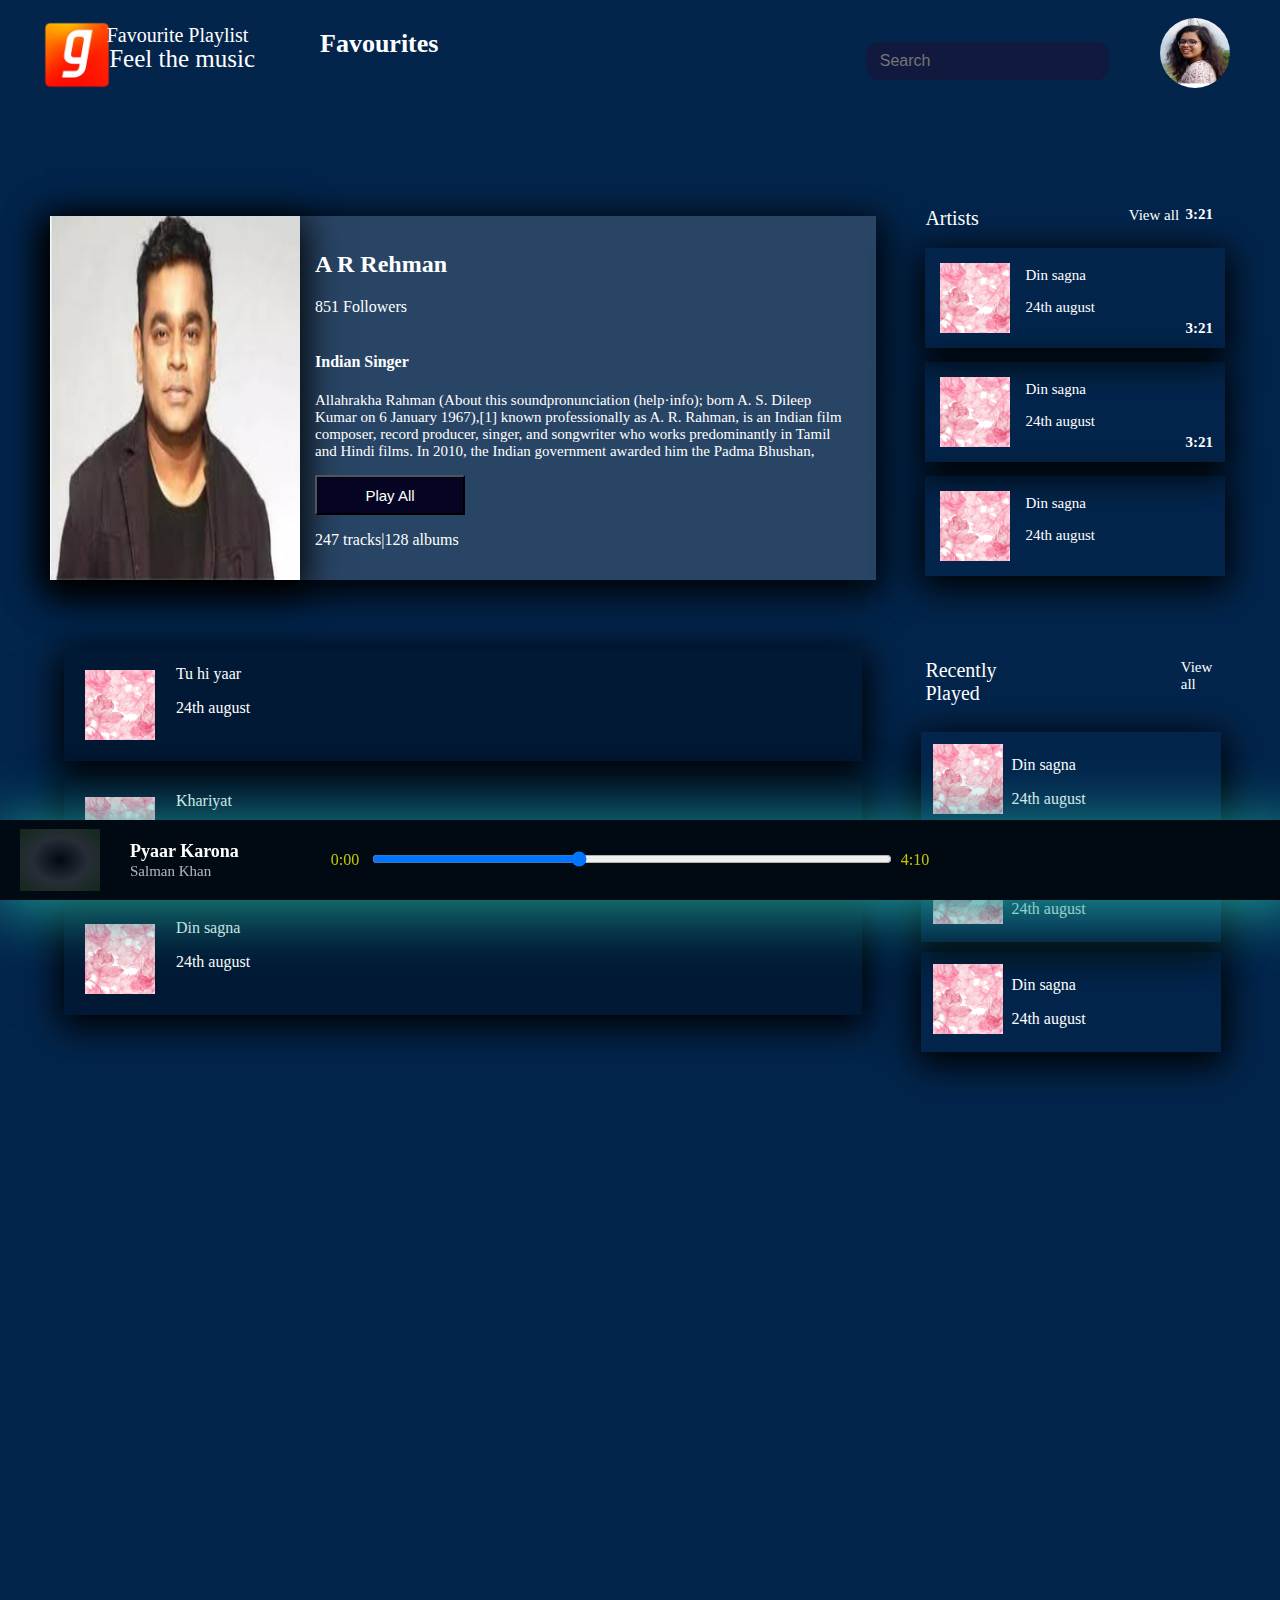
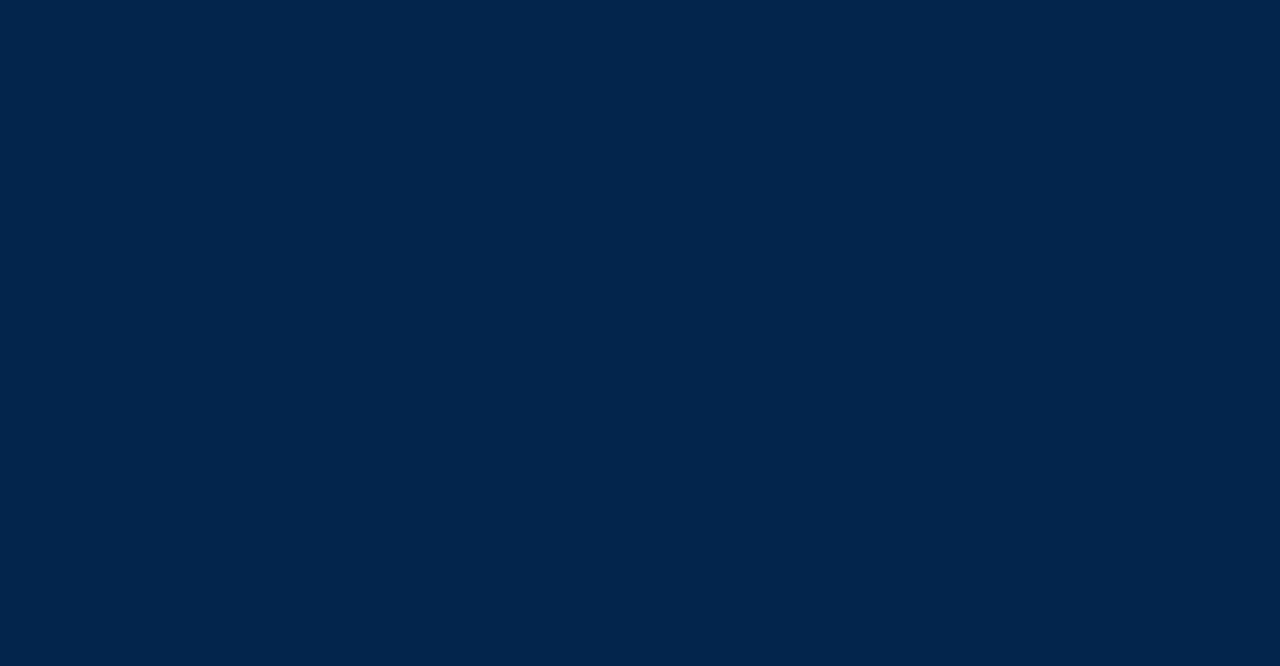
<file: music_page5.html>
<!-- IMPORTANT NOTE -  THE ARIJIT SINGH IMAGE IN  ARTISTS SECTION IN MUSIC.HTML PAGE WILL BRING YOU TO THIS PAGE OF WEBSTITE -->

<!-- PAGE2 OF MUSIC PLAYER HTML PAGE -->

<!DOCTYPE html>
<html>
    <head>
        <title>SHIVANGI TIWARI</title>
                <link rel = " stylesheet" type ="text/css" href =" music_page2.css">
      
      <link rel = " stylesheet"href =" https://use.fontawesome.com/releases/v5.7.1/css/all.css" integrity="sha384-fnmOCqbTlWIlj8LyTjo7mOUStjsKC4pOpQbqyi7RrhN7udi9RwhKkMHpvLbHG9Sr" crossorigin="anonymous">
      </head>

      <body>

        <!-- HEADER -->

        <div class="header">

            <!-- LEFT SIDE OF HEADER -->

            <div class ="left-side">

            <!-- DROPDOWN FOR RESPONSIVENESS -->


          <div class="dropdown" style="float:left;">
            <button class="dropbtn">
              <button class="dropbtn">
                <div class="box-white"></div>
                <div class="box-white"></div>
                <div class="box-white"></div>
              </button>
            </button>
            <div class="dropdown-content" style="left:0;">
              <a href="#">Favourites</a>
              <a href="#">Notifications</a>
              <a href="#">User</a>

            </div>
          </div>

          <!-- LOGO AND FAVOURITES  -->
                <div class="logo">
                    <img src="icon.png" height="70px" width="70px">
                </div>
                <div class="ninjas">
                    <p style = "font-size:20px;  margin-left:0%">&nbsp;&nbsp;Favourite Playlist</p>
                    <p style ="font-size:25px;  margin-top:-12%; margin-left:0%" > &nbsp;&nbsp;Feel the music </p>
                </div>
                <div class="favourites">
                    <h1> Favourites </h1>
                </div>

                
        </div>

        <!-- RIGHT SIDE OF HEADER -->
            <div class = "right-side"  style="width:100%;">

                <!-- SEARCH BAR -->
                <div class="nav-search-bar-container">
                    <div class="nav-search-bar">
                        <a class="search-btn" href="">
                            <i class="fa fa-search" aria-hidden="true"></i>
                        </a>
                        <input class="search-txt"type="text" name="search-bar" placeholder="&nbsp;&nbsp;&nbsp;&nbsp;Search">
                        <a class="search-mic" href="">
                            <i class="fa fa-microphone" aria-hidden="true"></i>
                        </a>
                    </div>
                </div>

                <!-- NOTIFICATION ICON -->
                <div class="notification">
                        <i class="fas fa-bell"></i>
                </div>

                <!-- PROFILE OF USER -->

            
                <div class="image">
                    <img src="profile.png" height="70px" width="70px">
                </div>
            </div>
        </div>



<!-- STARTING OF MAIN AND ASIDE SECTION  -->

<div class = "tit">
    	
        <!-- MAIN SECTION OF SECOND PAGE -->

        <!-- SINGER AND OTHER DESCRIPTIONS -->

        <main class = "page2">

            <div class ="singer-box1">
                <div class = "singer-image"><img src = "rehman.jpg"  height="100%"  width="250px"></div>
                <div class ="singer-writing">
                    <div class = "imp"><h2>A R Rehman</h2><p class = "followers"> 851 Followers </p></div>
                    <h4>Indian Singer</h4>
                    <p class ="singer-para">Allahrakha Rahman (About this soundpronunciation (help·info); born A. S. Dileep Kumar on 6 January 1967),[1] known professionally as A. R. Rahman, is an Indian film composer, record producer, singer, and songwriter who works predominantly in Tamil and Hindi films. In 2010, the Indian government awarded him the Padma Bhushan, </p>
                    <input type ="button" class = "butt" value = "Play All">
                    <p class = "tracks">247 tracks|128 albums</p>
                </div>
            </div>

            <br>
            <br>
            <br>

        

             <div class = "line">

                <!-- SONG LOGS  -->

           



          

            
            

           

            <div class = "song-logs">
                <div class ="side-block"><div class = "singer-img"><img src ="side.jpg" height ="70px"    width="70px"></div>
                <div class ="name-side"><p>Tu hi yaar</p>

                <p class ="date-side">24th august</p>
                </div>
                <div class ="love-sign"><i class="far fa-heart"></i></div>
                <div class = "plus-sign"><i class="fas fa-plus"></i></div>
              </div>     
            </div>


            <div class = "song-logs">
                <div class ="side-block"><div class = "singer-img"><img src ="side.jpg" height ="70px"    width="70px"></div>
                <div class ="name-side"><p>Khariyat</p>

                <p class ="date-side">24th august</p>
                </div>
                <div class ="love-sign"><i class="far fa-heart"></i></div>
                <div class = "plus-sign"><i class="fas fa-plus"></i></div>
              </div>     
            </div>

            <div class = "song-logs">
                <div class ="side-block"><div class = "singer-img"><img src ="side.jpg" height ="70px"    width="70px"></div>
                <div class ="name-side"><p>Din sagna</p>

                <p class ="date-side">24th august</p>
                </div>
                <div class ="love-sign"><i class="far fa-heart"></i></div>
                <div class = "plus-sign"><i class="fas fa-plus"></i></div>
              </div>     
            </div>

           
           



        </main>

        <!-- ASIDE SECTION  -->


        <aside>

            <!-- ARTISTS  -->
            <div class = "upper-part1">

            <div class= "second-page-aside1"><p class = "artist1">Artists</p><p class ="view">View all</p></div>

            <div class ="block1"><img src ="side.jpg" height ="70px"    width="70px">
                <div class ="name"><p>Din sagna</p>
                <p class ="date">24th august</p>
                </div>
                <div class ="duration">
                    <ul>
                     <li class ="three-dot"><a href="#"><i class="fa fa-ellipsis-h"  aria-hidden="true"></i></a>
                           <div class="sub-menu-1">
                          <!-- Unordered list of menu1 -->
                            <ul class ="extension">
                            <li><i class="fas fa-play sym"></i>&nbsp&nbsp&nbsp&nbsp<a href="#">Play Now</a></li>
                            <li><i class="fas fa-plus sym"></i>&nbsp&nbsp&nbsp&nbsp<a href="#">Add to Queue</a></li>
                            <li><i class="fas fa-list sym"></i>&nbsp&nbsp&nbsp&nbsp<a href="#">Add to Favourites</a></li>
                            <li><i class="fas fa-info-circle sym"></i>&nbsp&nbsp&nbsp&nbsp<a href="#">Get Info</a></li>
                           </ul> 
                         </div>
                       </li>
                    </ul>
                    <h6 class="time">3:21</h6>
                </div>
            </div>

            <div class ="block1"><img src ="side.jpg" height ="70px"    width="70px">
                <div class ="name"><p>Din sagna</p>
                <p class ="date">24th august</p>
                </div>
                <div class ="duration">
                    <ul>
                     <li class ="three-dot"><a href="#"><i class="fa fa-ellipsis-h"  aria-hidden="true"></i></a>
                           <div class="sub-menu-1">
                          <!-- Unordered list of menu1 -->
                            <ul class ="extension">
                            <li><i class="fas fa-play sym"></i>&nbsp&nbsp&nbsp&nbsp<a href="#">Play Now</a></li>
                            <li><i class="fas fa-plus sym"></i>&nbsp&nbsp&nbsp&nbsp<a href="#">Add to Queue</a></li>
                            <li><i class="fas fa-list sym"></i>&nbsp&nbsp&nbsp&nbsp<a href="#">Add to Favourites</a></li>
                            <li><i class="fas fa-info-circle sym"></i>&nbsp&nbsp&nbsp&nbsp<a href="#">Get Info</a></li>
                           </ul> 
                         </div>
                       </li>
                    </ul>
                    <h6 class="time">3:21</h6>
                </div>
            </div>

            <div class ="block1"><img src ="side.jpg" height ="70px"    width="70px">
                <div class ="name"><p>Din sagna</p>
                <p class ="date">24th august</p>
                </div>
                <div class ="duration">
                    <ul>
                     <li class ="three-dot"><a href="#"><i class="fa fa-ellipsis-h"  aria-hidden="true"></i></a>
                           <div class="sub-menu-1">
                          <!-- Unordered list of menu1 -->
                            <ul class ="extension">
                            <li><i class="fas fa-play sym"></i>&nbsp&nbsp&nbsp&nbsp<a href="#">Play Now</a></li>
                            <li><i class="fas fa-plus sym"></i>&nbsp&nbsp&nbsp&nbsp<a href="#">Add to Queue</a></li>
                            <li><i class="fas fa-list sym"></i>&nbsp&nbsp&nbsp&nbsp<a href="#">Add to Favourites</a></li>
                            <li><i class="fas fa-info-circle sym"></i>&nbsp&nbsp&nbsp&nbsp<a href="#">Get Info</a></li>
                           </ul> 
                         </div>
                       </li>
                    </ul>
                    <h6 class="time">3:21</h6>
                </div>
            </div>
        </div>
             

        <br>
        <br>
        <br>


        <!-- RECENTLY PLAYED  -->

         <div class = "upper-part1">

            <div class= "second-page-aside1"><p class = "artist1">Recently Played</p><p class ="view">View all</p></div>
            <br>
            <br>

             <div class ="side-block1"><img src ="side.jpg" height ="70px"    width="70px">
                <div class ="name-side1"><p>Din sagna</p>
                <p class ="date-side1">24th august</p>
                </div>
                <span><i class="far fa-heart"></i></span>
                   
            </div>
    <div class ="side-block1"><img src ="side.jpg" height ="70px"    width="70px">
                <div class ="name-side1"><p>Din sagna</p>
                <p class ="date-side1">24th august</p>
                </div>
                <span><i class="far fa-heart"></i></span>
                   
            </div>
    <div class ="side-block1"><img src ="side.jpg" height ="70px"    width="70px">
                <div class ="name-side1"><p>Din sagna</p>
                <p class ="date-side1">24th august</p>
                </div>
                <span><i class="far fa-heart"></i></span>
                   
            </div>
        </div>

    </aside>
</div>


<!-- FOOTER HAVING MUSIC PLAYER LOG AND OTHER TOOLS  -->

    <footer>
           <div id="ta-player">
            <div class="ta-player-container">
                <section class="ta-player-info">
                    <div class="ta-artwork">
                    </div>
                    <!-- Name of the Song -->
                    <div class="ta-meta">
                        <a href="" class="title"><b>Pyaar Karona</b></a><br>
                        <a href="" class="username">Salman Khan</a>
                    </div>
                </section>
                <!-- Playbar -->
                <section class="ta-player-progress">
                    <span class="ta-time-currnt">0:00</span>
                    <div class="ta-player-progress-wrapper">
                        <input type="range" min="1" max="100" value="40" id="default">
                    </div>
                    <span class="ta-time-duration">4:10</span> 
                </section>
              
              <!-- Tools -->
                <section class="ta-player-controls">
                     <button class="ta-prev"><i class="fas fa-step-backward"></i></button>
                    <button class="ta-play"><i class="fas fa-play"></i></button>
                     <button class="ta-next"><i class="fas fa-step-forward"></i></button>
                     <div>
                         <button class="ta-shuffle"><i class="fas fa-random"></i></button>
                         <button class="ta-redo"><i class="fas fa-redo"></i></button>
                     </div>
                     <div>
                         <button class="ta-sound"><i class="fas fa-volume-up"></i></button>
                         <button class="ta-favourite"><i class="fas fa-heart"></i></button>              
                         </div>
                     </div>
                </section>
            </div>
       </div>
        </footer>
    </body>
    </html>







                                        <!-- END OF HTML CODE -->
</file>
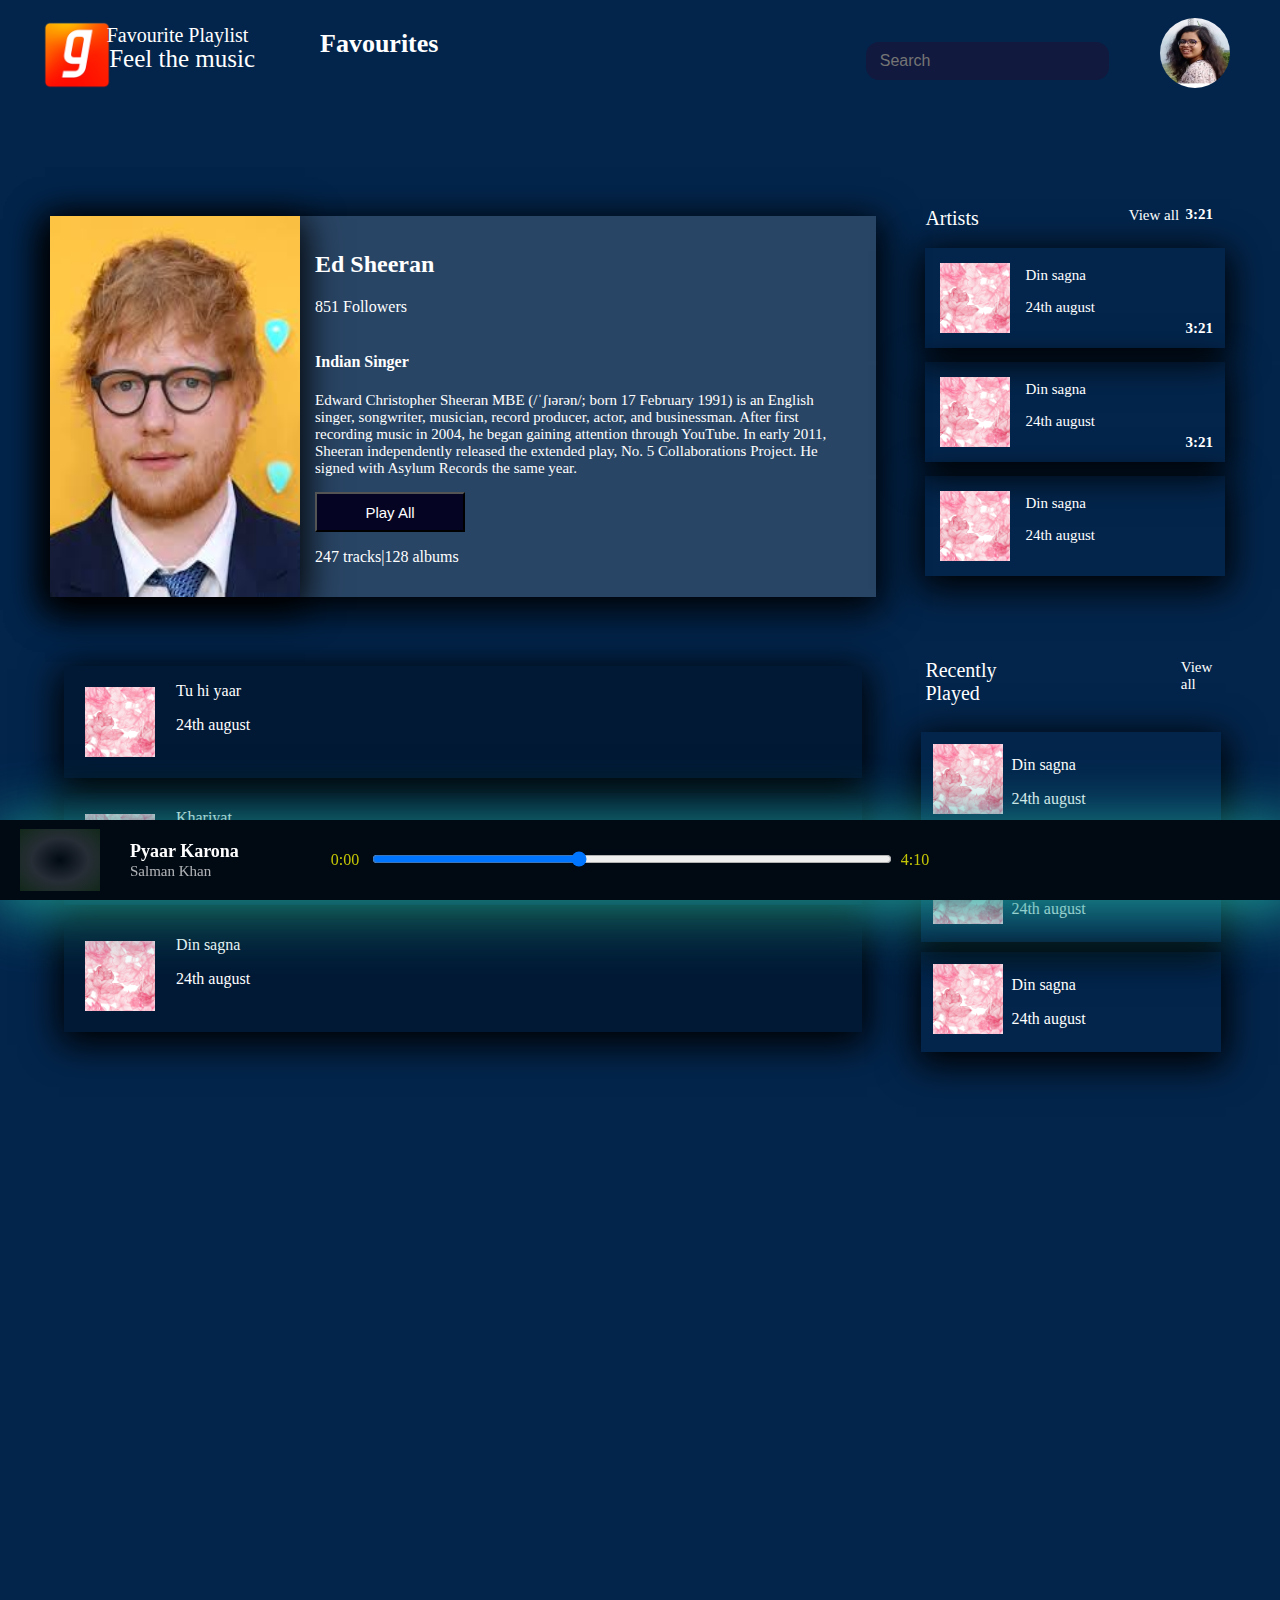
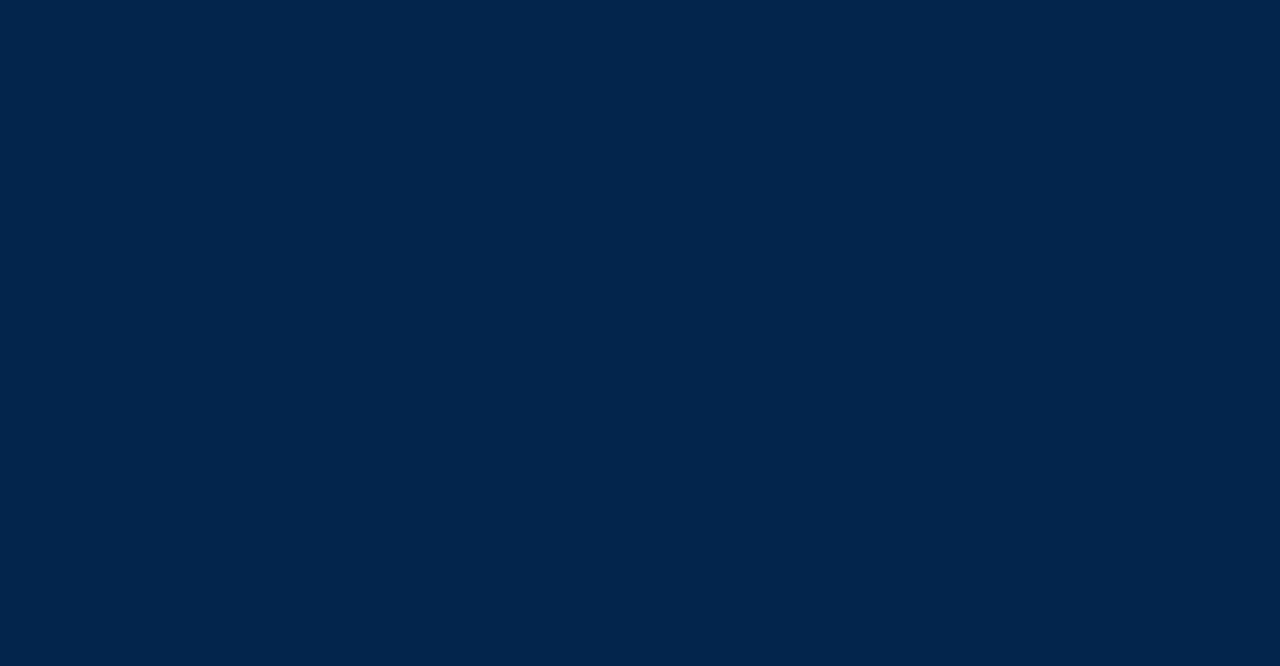
<file: music_page6.html>
<!-- IMPORTANT NOTE -  THE ARIJIT SINGH IMAGE IN  ARTISTS SECTION IN MUSIC.HTML PAGE WILL BRING YOU TO THIS PAGE OF WEBSTITE -->

<!-- PAGE2 OF MUSIC PLAYER HTML PAGE -->

<!DOCTYPE html>
<html>
    <head>
        <title>SHIVANGI TIWARI</title>
                <link rel = " stylesheet" type ="text/css" href =" music_page2.css">
      
      <link rel = " stylesheet"href =" https://use.fontawesome.com/releases/v5.7.1/css/all.css" integrity="sha384-fnmOCqbTlWIlj8LyTjo7mOUStjsKC4pOpQbqyi7RrhN7udi9RwhKkMHpvLbHG9Sr" crossorigin="anonymous">
      </head>

      <body>

        <!-- HEADER -->

        <div class="header">

            <!-- LEFT SIDE OF HEADER -->

            <div class ="left-side">

            <!-- DROPDOWN FOR RESPONSIVENESS -->


          <div class="dropdown" style="float:left;">
            <button class="dropbtn">
              <button class="dropbtn">
                <div class="box-white"></div>
                <div class="box-white"></div>
                <div class="box-white"></div>
              </button>
            </button>
            <div class="dropdown-content" style="left:0;">
              <a href="#">Favourites</a>
              <a href="#">Notifications</a>
              <a href="#">User</a>

            </div>
          </div>

          <!-- LOGO AND FAVOURITES  -->
                <div class="logo">
                    <img src="icon.png" height="70px" width="70px">
                </div>
                <div class="ninjas">
                    <p style = "font-size:20px;  margin-left:0%">&nbsp;&nbsp;Favourite Playlist</p>
                    <p style ="font-size:25px;  margin-top:-12%; margin-left:0%" > &nbsp;&nbsp;Feel the music </p>
                </div>
                <div class="favourites">
                    <h1> Favourites </h1>
                </div>

                
        </div>

        <!-- RIGHT SIDE OF HEADER -->
            <div class = "right-side"  style="width:100%;">

                <!-- SEARCH BAR -->
                <div class="nav-search-bar-container">
                    <div class="nav-search-bar">
                        <a class="search-btn" href="">
                            <i class="fa fa-search" aria-hidden="true"></i>
                        </a>
                        <input class="search-txt"type="text" name="search-bar" placeholder="&nbsp;&nbsp;&nbsp;&nbsp;Search">
                        <a class="search-mic" href="">
                            <i class="fa fa-microphone" aria-hidden="true"></i>
                        </a>
                    </div>
                </div>

                <!-- NOTIFICATION ICON -->
                <div class="notification">
                        <i class="fas fa-bell"></i>
                </div>

                <!-- PROFILE OF USER -->

            
                <div class="image">
                    <img src="profile.png" height="70px" width="70px">
                </div>
            </div>
        </div>



<!-- STARTING OF MAIN AND ASIDE SECTION  -->

<div class = "tit">
    	
        <!-- MAIN SECTION OF SECOND PAGE -->

        <!-- SINGER AND OTHER DESCRIPTIONS -->

        <main class = "page2">

            <div class ="singer-box1">
                <div class = "singer-image"><img src = "gomez.jpg"  height="100%"  width="250px"></div>
                <div class ="singer-writing">
                    <div class = "imp"><h2>Ed Sheeran</h2><p class = "followers"> 851 Followers </p></div>
                    <h4>Indian Singer</h4>
                    <p class ="singer-para">Edward Christopher Sheeran MBE (/ˈʃɪərən/; born 17 February 1991) is an English singer, songwriter, musician, record producer, actor, and businessman. After first recording music in 2004, he began gaining attention through YouTube. In early 2011, Sheeran independently released the extended play, No. 5 Collaborations Project. He signed with Asylum Records the same year.</p>
                    <input type ="button" class = "butt" value = "Play All">
                    <p class = "tracks">247 tracks|128 albums</p>
                </div>
            </div>

            <br>
            <br>
            <br>

        

             <div class = "line">

                <!-- SONG LOGS  -->

           



          

            
            

           

            <div class = "song-logs">
                <div class ="side-block"><div class = "singer-img"><img src ="side.jpg" height ="70px"    width="70px"></div>
                <div class ="name-side"><p>Tu hi yaar</p>

                <p class ="date-side">24th august</p>
                </div>
                <div class ="love-sign"><i class="far fa-heart"></i></div>
                <div class = "plus-sign"><i class="fas fa-plus"></i></div>
              </div>     
            </div>


            <div class = "song-logs">
                <div class ="side-block"><div class = "singer-img"><img src ="side.jpg" height ="70px"    width="70px"></div>
                <div class ="name-side"><p>Khariyat</p>

                <p class ="date-side">24th august</p>
                </div>
                <div class ="love-sign"><i class="far fa-heart"></i></div>
                <div class = "plus-sign"><i class="fas fa-plus"></i></div>
              </div>     
            </div>

            <div class = "song-logs">
                <div class ="side-block"><div class = "singer-img"><img src ="side.jpg" height ="70px"    width="70px"></div>
                <div class ="name-side"><p>Din sagna</p>

                <p class ="date-side">24th august</p>
                </div>
                <div class ="love-sign"><i class="far fa-heart"></i></div>
                <div class = "plus-sign"><i class="fas fa-plus"></i></div>
              </div>     
            </div>

           
           



        </main>

        <!-- ASIDE SECTION  -->


        <aside>

            <!-- ARTISTS  -->
            <div class = "upper-part1">

            <div class= "second-page-aside1"><p class = "artist1">Artists</p><p class ="view">View all</p></div>

            <div class ="block1"><img src ="side.jpg" height ="70px"    width="70px">
                <div class ="name"><p>Din sagna</p>
                <p class ="date">24th august</p>
                </div>
                <div class ="duration">
                    <ul>
                     <li class ="three-dot"><a href="#"><i class="fa fa-ellipsis-h"  aria-hidden="true"></i></a>
                           <div class="sub-menu-1">
                          <!-- Unordered list of menu1 -->
                            <ul class ="extension">
                            <li><i class="fas fa-play sym"></i>&nbsp&nbsp&nbsp&nbsp<a href="#">Play Now</a></li>
                            <li><i class="fas fa-plus sym"></i>&nbsp&nbsp&nbsp&nbsp<a href="#">Add to Queue</a></li>
                            <li><i class="fas fa-list sym"></i>&nbsp&nbsp&nbsp&nbsp<a href="#">Add to Favourites</a></li>
                            <li><i class="fas fa-info-circle sym"></i>&nbsp&nbsp&nbsp&nbsp<a href="#">Get Info</a></li>
                           </ul> 
                         </div>
                       </li>
                    </ul>
                    <h6 class="time">3:21</h6>
                </div>
            </div>

            <div class ="block1"><img src ="side.jpg" height ="70px"    width="70px">
                <div class ="name"><p>Din sagna</p>
                <p class ="date">24th august</p>
                </div>
                <div class ="duration">
                    <ul>
                     <li class ="three-dot"><a href="#"><i class="fa fa-ellipsis-h"  aria-hidden="true"></i></a>
                           <div class="sub-menu-1">
                          <!-- Unordered list of menu1 -->
                            <ul class ="extension">
                            <li><i class="fas fa-play sym"></i>&nbsp&nbsp&nbsp&nbsp<a href="#">Play Now</a></li>
                            <li><i class="fas fa-plus sym"></i>&nbsp&nbsp&nbsp&nbsp<a href="#">Add to Queue</a></li>
                            <li><i class="fas fa-list sym"></i>&nbsp&nbsp&nbsp&nbsp<a href="#">Add to Favourites</a></li>
                            <li><i class="fas fa-info-circle sym"></i>&nbsp&nbsp&nbsp&nbsp<a href="#">Get Info</a></li>
                           </ul> 
                         </div>
                       </li>
                    </ul>
                    <h6 class="time">3:21</h6>
                </div>
            </div>

            <div class ="block1"><img src ="side.jpg" height ="70px"    width="70px">
                <div class ="name"><p>Din sagna</p>
                <p class ="date">24th august</p>
                </div>
                <div class ="duration">
                    <ul>
                     <li class ="three-dot"><a href="#"><i class="fa fa-ellipsis-h"  aria-hidden="true"></i></a>
                           <div class="sub-menu-1">
                          <!-- Unordered list of menu1 -->
                            <ul class ="extension">
                            <li><i class="fas fa-play sym"></i>&nbsp&nbsp&nbsp&nbsp<a href="#">Play Now</a></li>
                            <li><i class="fas fa-plus sym"></i>&nbsp&nbsp&nbsp&nbsp<a href="#">Add to Queue</a></li>
                            <li><i class="fas fa-list sym"></i>&nbsp&nbsp&nbsp&nbsp<a href="#">Add to Favourites</a></li>
                            <li><i class="fas fa-info-circle sym"></i>&nbsp&nbsp&nbsp&nbsp<a href="#">Get Info</a></li>
                           </ul> 
                         </div>
                       </li>
                    </ul>
                    <h6 class="time">3:21</h6>
                </div>
            </div>
        </div>
             

        <br>
        <br>
        <br>


        <!-- RECENTLY PLAYED  -->

         <div class = "upper-part1">

            <div class= "second-page-aside1"><p class = "artist1">Recently Played</p><p class ="view">View all</p></div>
            <br>
            <br>

             <div class ="side-block1"><img src ="side.jpg" height ="70px"    width="70px">
                <div class ="name-side1"><p>Din sagna</p>
                <p class ="date-side1">24th august</p>
                </div>
                <span><i class="far fa-heart"></i></span>
                   
            </div>
    <div class ="side-block1"><img src ="side.jpg" height ="70px"    width="70px">
                <div class ="name-side1"><p>Din sagna</p>
                <p class ="date-side1">24th august</p>
                </div>
                <span><i class="far fa-heart"></i></span>
                   
            </div>
    <div class ="side-block1"><img src ="side.jpg" height ="70px"    width="70px">
                <div class ="name-side1"><p>Din sagna</p>
                <p class ="date-side1">24th august</p>
                </div>
                <span><i class="far fa-heart"></i></span>
                   
            </div>
        </div>

    </aside>
</div>


<!-- FOOTER HAVING MUSIC PLAYER LOG AND OTHER TOOLS  -->

    <footer>
           <div id="ta-player">
            <div class="ta-player-container">
                <section class="ta-player-info">
                    <div class="ta-artwork">
                    </div>
                    <!-- Name of the Song -->
                    <div class="ta-meta">
                        <a href="" class="title"><b>Pyaar Karona</b></a><br>
                        <a href="" class="username">Salman Khan</a>
                    </div>
                </section>
                <!-- Playbar -->
                <section class="ta-player-progress">
                    <span class="ta-time-currnt">0:00</span>
                    <div class="ta-player-progress-wrapper">
                        <input type="range" min="1" max="100" value="40" id="default">
                    </div>
                    <span class="ta-time-duration">4:10</span> 
                </section>
              
              <!-- Tools -->
                <section class="ta-player-controls">
                     <button class="ta-prev"><i class="fas fa-step-backward"></i></button>
                    <button class="ta-play"><i class="fas fa-play"></i></button>
                     <button class="ta-next"><i class="fas fa-step-forward"></i></button>
                     <div>
                         <button class="ta-shuffle"><i class="fas fa-random"></i></button>
                         <button class="ta-redo"><i class="fas fa-redo"></i></button>
                     </div>
                     <div>
                         <button class="ta-sound"><i class="fas fa-volume-up"></i></button>
                         <button class="ta-favourite"><i class="fas fa-heart"></i></button>              
                         </div>
                     </div>
                </section>
            </div>
       </div>
        </footer>
    </body>
    </html>







                                        <!-- END OF HTML CODE -->
</file>
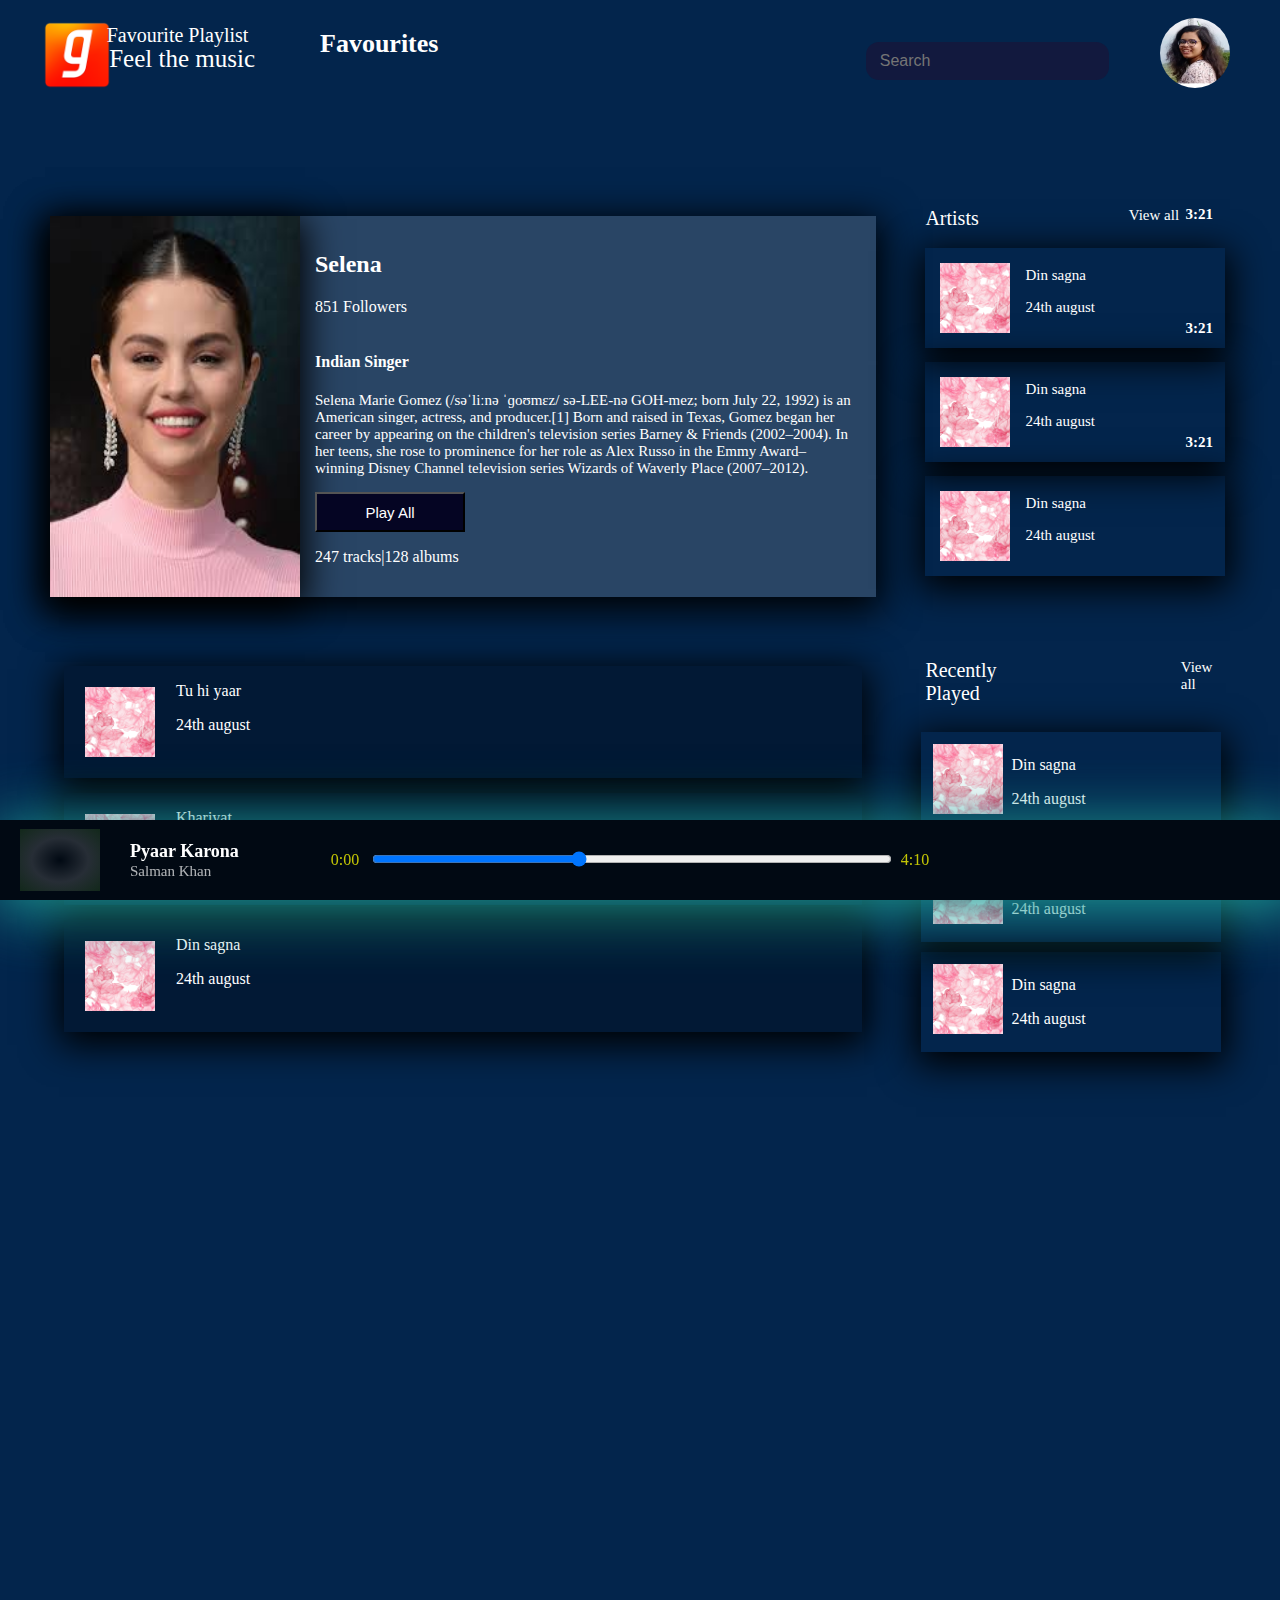
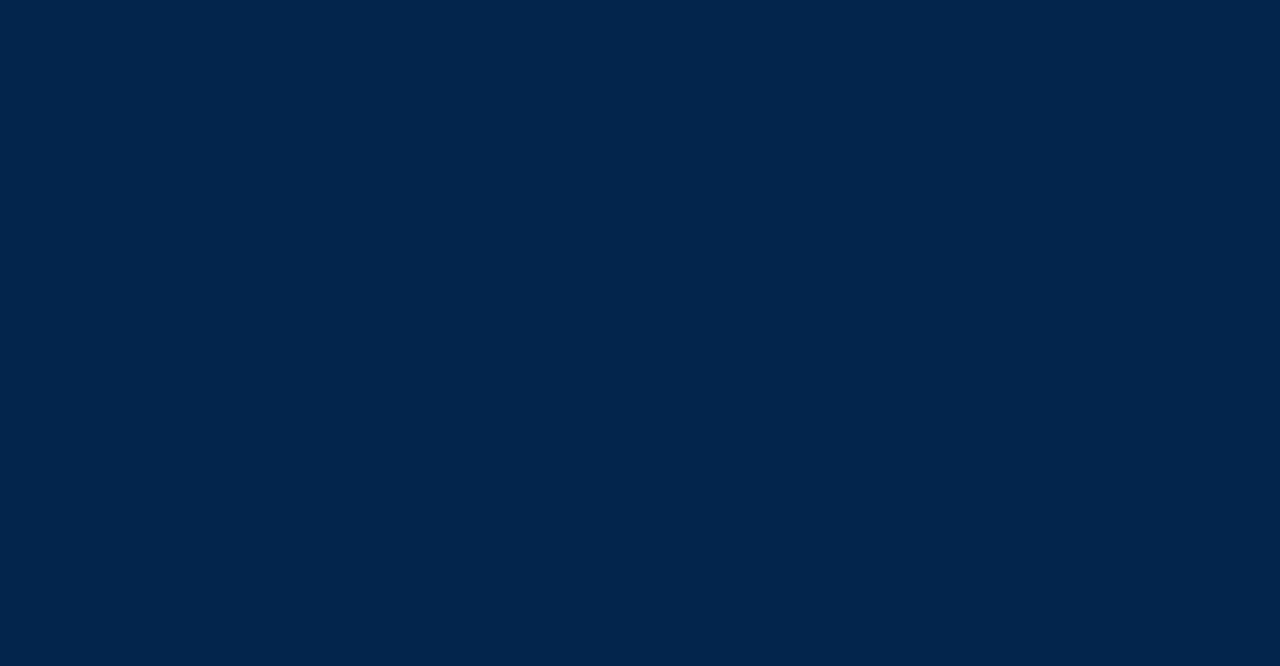
<file: music_page7.html>
<!-- IMPORTANT NOTE -  THE ARIJIT SINGH IMAGE IN  ARTISTS SECTION IN MUSIC.HTML PAGE WILL BRING YOU TO THIS PAGE OF WEBSTITE -->

<!-- PAGE2 OF MUSIC PLAYER HTML PAGE -->

<!DOCTYPE html>
<html>
    <head>
        <title>SHIVANGI TIWARI</title>
                <link rel = " stylesheet" type ="text/css" href =" music_page2.css">
      
      <link rel = " stylesheet"href =" https://use.fontawesome.com/releases/v5.7.1/css/all.css" integrity="sha384-fnmOCqbTlWIlj8LyTjo7mOUStjsKC4pOpQbqyi7RrhN7udi9RwhKkMHpvLbHG9Sr" crossorigin="anonymous">
      </head>

      <body>

        <!-- HEADER -->

        <div class="header">

            <!-- LEFT SIDE OF HEADER -->

            <div class ="left-side">

            <!-- DROPDOWN FOR RESPONSIVENESS -->


          <div class="dropdown" style="float:left;">
            <button class="dropbtn">
              <button class="dropbtn">
                <div class="box-white"></div>
                <div class="box-white"></div>
                <div class="box-white"></div>
              </button>
            </button>
            <div class="dropdown-content" style="left:0;">
              <a href="#">Favourites</a>
              <a href="#">Notifications</a>
              <a href="#">User</a>

            </div>
          </div>

          <!-- LOGO AND FAVOURITES  -->
                <div class="logo">
                    <img src="icon.png" height="70px" width="70px">
                </div>
                <div class="ninjas">
                    <p style = "font-size:20px;  margin-left:0%">&nbsp;&nbsp;Favourite Playlist</p>
                    <p style ="font-size:25px;  margin-top:-12%; margin-left:0%" > &nbsp;&nbsp;Feel the music </p>
                </div>
                <div class="favourites">
                    <h1> Favourites </h1>
                </div>

                
        </div>

        <!-- RIGHT SIDE OF HEADER -->
            <div class = "right-side"  style="width:100%;">

                <!-- SEARCH BAR -->
                <div class="nav-search-bar-container">
                    <div class="nav-search-bar">
                        <a class="search-btn" href="">
                            <i class="fa fa-search" aria-hidden="true"></i>
                        </a>
                        <input class="search-txt"type="text" name="search-bar" placeholder="&nbsp;&nbsp;&nbsp;&nbsp;Search">
                        <a class="search-mic" href="">
                            <i class="fa fa-microphone" aria-hidden="true"></i>
                        </a>
                    </div>
                </div>

                <!-- NOTIFICATION ICON -->
                <div class="notification">
                        <i class="fas fa-bell"></i>
                </div>

                <!-- PROFILE OF USER -->

            
                <div class="image">
                    <img src="profile.png" height="70px" width="70px">
                </div>
            </div>
        </div>



<!-- STARTING OF MAIN AND ASIDE SECTION  -->

<div class = "tit">
    	
        <!-- MAIN SECTION OF SECOND PAGE -->

        <!-- SINGER AND OTHER DESCRIPTIONS -->

        <main class = "page2">

            <div class ="singer-box1">
                <div class = "singer-image"><img src = "selena.jpg"  height="100%"  width="250px"></div>
                <div class ="singer-writing">
                    <div class = "imp"><h2>Selena</h2><p class = "followers"> 851 Followers </p></div>
                    <h4>Indian Singer</h4>
                    <p class ="singer-para">Selena Marie Gomez (/səˈliːnə ˈɡoʊmɛz/ sə-LEE-nə GOH-mez; born July 22, 1992) is an American singer, actress, and producer.[1] Born and raised in Texas, Gomez began her career by appearing on the children's television series Barney & Friends (2002–2004). In her teens, she rose to prominence for her role as Alex Russo in the Emmy Award–winning Disney Channel television series Wizards of Waverly Place (2007–2012).</p>
                    <input type ="button" class = "butt" value = "Play All">
                    <p class = "tracks">247 tracks|128 albums</p>
                </div>
            </div>

            <br>
            <br>
            <br>

        

             <div class = "line">

                <!-- SONG LOGS  -->

           



          

            
            

           

            <div class = "song-logs">
                <div class ="side-block"><div class = "singer-img"><img src ="side.jpg" height ="70px"    width="70px"></div>
                <div class ="name-side"><p>Tu hi yaar</p>

                <p class ="date-side">24th august</p>
                </div>
                <div class ="love-sign"><i class="far fa-heart"></i></div>
                <div class = "plus-sign"><i class="fas fa-plus"></i></div>
              </div>     
            </div>


            <div class = "song-logs">
                <div class ="side-block"><div class = "singer-img"><img src ="side.jpg" height ="70px"    width="70px"></div>
                <div class ="name-side"><p>Khariyat</p>

                <p class ="date-side">24th august</p>
                </div>
                <div class ="love-sign"><i class="far fa-heart"></i></div>
                <div class = "plus-sign"><i class="fas fa-plus"></i></div>
              </div>     
            </div>

            <div class = "song-logs">
                <div class ="side-block"><div class = "singer-img"><img src ="side.jpg" height ="70px"    width="70px"></div>
                <div class ="name-side"><p>Din sagna</p>

                <p class ="date-side">24th august</p>
                </div>
                <div class ="love-sign"><i class="far fa-heart"></i></div>
                <div class = "plus-sign"><i class="fas fa-plus"></i></div>
              </div>     
            </div>

           
           



        </main>

        <!-- ASIDE SECTION  -->


        <aside>

            <!-- ARTISTS  -->
            <div class = "upper-part1">

            <div class= "second-page-aside1"><p class = "artist1">Artists</p><p class ="view">View all</p></div>

            <div class ="block1"><img src ="side.jpg" height ="70px"    width="70px">
                <div class ="name"><p>Din sagna</p>
                <p class ="date">24th august</p>
                </div>
                <div class ="duration">
                    <ul>
                     <li class ="three-dot"><a href="#"><i class="fa fa-ellipsis-h"  aria-hidden="true"></i></a>
                           <div class="sub-menu-1">
                          <!-- Unordered list of menu1 -->
                            <ul class ="extension">
                            <li><i class="fas fa-play sym"></i>&nbsp&nbsp&nbsp&nbsp<a href="#">Play Now</a></li>
                            <li><i class="fas fa-plus sym"></i>&nbsp&nbsp&nbsp&nbsp<a href="#">Add to Queue</a></li>
                            <li><i class="fas fa-list sym"></i>&nbsp&nbsp&nbsp&nbsp<a href="#">Add to Favourites</a></li>
                            <li><i class="fas fa-info-circle sym"></i>&nbsp&nbsp&nbsp&nbsp<a href="#">Get Info</a></li>
                           </ul> 
                         </div>
                       </li>
                    </ul>
                    <h6 class="time">3:21</h6>
                </div>
            </div>

            <div class ="block1"><img src ="side.jpg" height ="70px"    width="70px">
                <div class ="name"><p>Din sagna</p>
                <p class ="date">24th august</p>
                </div>
                <div class ="duration">
                    <ul>
                     <li class ="three-dot"><a href="#"><i class="fa fa-ellipsis-h"  aria-hidden="true"></i></a>
                           <div class="sub-menu-1">
                          <!-- Unordered list of menu1 -->
                            <ul class ="extension">
                            <li><i class="fas fa-play sym"></i>&nbsp&nbsp&nbsp&nbsp<a href="#">Play Now</a></li>
                            <li><i class="fas fa-plus sym"></i>&nbsp&nbsp&nbsp&nbsp<a href="#">Add to Queue</a></li>
                            <li><i class="fas fa-list sym"></i>&nbsp&nbsp&nbsp&nbsp<a href="#">Add to Favourites</a></li>
                            <li><i class="fas fa-info-circle sym"></i>&nbsp&nbsp&nbsp&nbsp<a href="#">Get Info</a></li>
                           </ul> 
                         </div>
                       </li>
                    </ul>
                    <h6 class="time">3:21</h6>
                </div>
            </div>

            <div class ="block1"><img src ="side.jpg" height ="70px"    width="70px">
                <div class ="name"><p>Din sagna</p>
                <p class ="date">24th august</p>
                </div>
                <div class ="duration">
                    <ul>
                     <li class ="three-dot"><a href="#"><i class="fa fa-ellipsis-h"  aria-hidden="true"></i></a>
                           <div class="sub-menu-1">
                          <!-- Unordered list of menu1 -->
                            <ul class ="extension">
                            <li><i class="fas fa-play sym"></i>&nbsp&nbsp&nbsp&nbsp<a href="#">Play Now</a></li>
                            <li><i class="fas fa-plus sym"></i>&nbsp&nbsp&nbsp&nbsp<a href="#">Add to Queue</a></li>
                            <li><i class="fas fa-list sym"></i>&nbsp&nbsp&nbsp&nbsp<a href="#">Add to Favourites</a></li>
                            <li><i class="fas fa-info-circle sym"></i>&nbsp&nbsp&nbsp&nbsp<a href="#">Get Info</a></li>
                           </ul> 
                         </div>
                       </li>
                    </ul>
                    <h6 class="time">3:21</h6>
                </div>
            </div>
        </div>
             

        <br>
        <br>
        <br>


        <!-- RECENTLY PLAYED  -->

         <div class = "upper-part1">

            <div class= "second-page-aside1"><p class = "artist1">Recently Played</p><p class ="view">View all</p></div>
            <br>
            <br>

             <div class ="side-block1"><img src ="side.jpg" height ="70px"    width="70px">
                <div class ="name-side1"><p>Din sagna</p>
                <p class ="date-side1">24th august</p>
                </div>
                <span><i class="far fa-heart"></i></span>
                   
            </div>
    <div class ="side-block1"><img src ="side.jpg" height ="70px"    width="70px">
                <div class ="name-side1"><p>Din sagna</p>
                <p class ="date-side1">24th august</p>
                </div>
                <span><i class="far fa-heart"></i></span>
                   
            </div>
    <div class ="side-block1"><img src ="side.jpg" height ="70px"    width="70px">
                <div class ="name-side1"><p>Din sagna</p>
                <p class ="date-side1">24th august</p>
                </div>
                <span><i class="far fa-heart"></i></span>
                   
            </div>
        </div>

    </aside>
</div>


<!-- FOOTER HAVING MUSIC PLAYER LOG AND OTHER TOOLS  -->

    <footer>
           <div id="ta-player">
            <div class="ta-player-container">
                <section class="ta-player-info">
                    <div class="ta-artwork">
                    </div>
                    <!-- Name of the Song -->
                    <div class="ta-meta">
                        <a href="" class="title"><b>Pyaar Karona</b></a><br>
                        <a href="" class="username">Salman Khan</a>
                    </div>
                </section>
                <!-- Playbar -->
                <section class="ta-player-progress">
                    <span class="ta-time-currnt">0:00</span>
                    <div class="ta-player-progress-wrapper">
                        <input type="range" min="1" max="100" value="40" id="default">
                    </div>
                    <span class="ta-time-duration">4:10</span> 
                </section>
              
              <!-- Tools -->
                <section class="ta-player-controls">
                     <button class="ta-prev"><i class="fas fa-step-backward"></i></button>
                    <button class="ta-play"><i class="fas fa-play"></i></button>
                     <button class="ta-next"><i class="fas fa-step-forward"></i></button>
                     <div>
                         <button class="ta-shuffle"><i class="fas fa-random"></i></button>
                         <button class="ta-redo"><i class="fas fa-redo"></i></button>
                     </div>
                     <div>
                         <button class="ta-sound"><i class="fas fa-volume-up"></i></button>
                         <button class="ta-favourite"><i class="fas fa-heart"></i></button>              
                         </div>
                     </div>
                </section>
            </div>
       </div>
        </footer>
    </body>
    </html>







                                        <!-- END OF HTML CODE -->
</file>
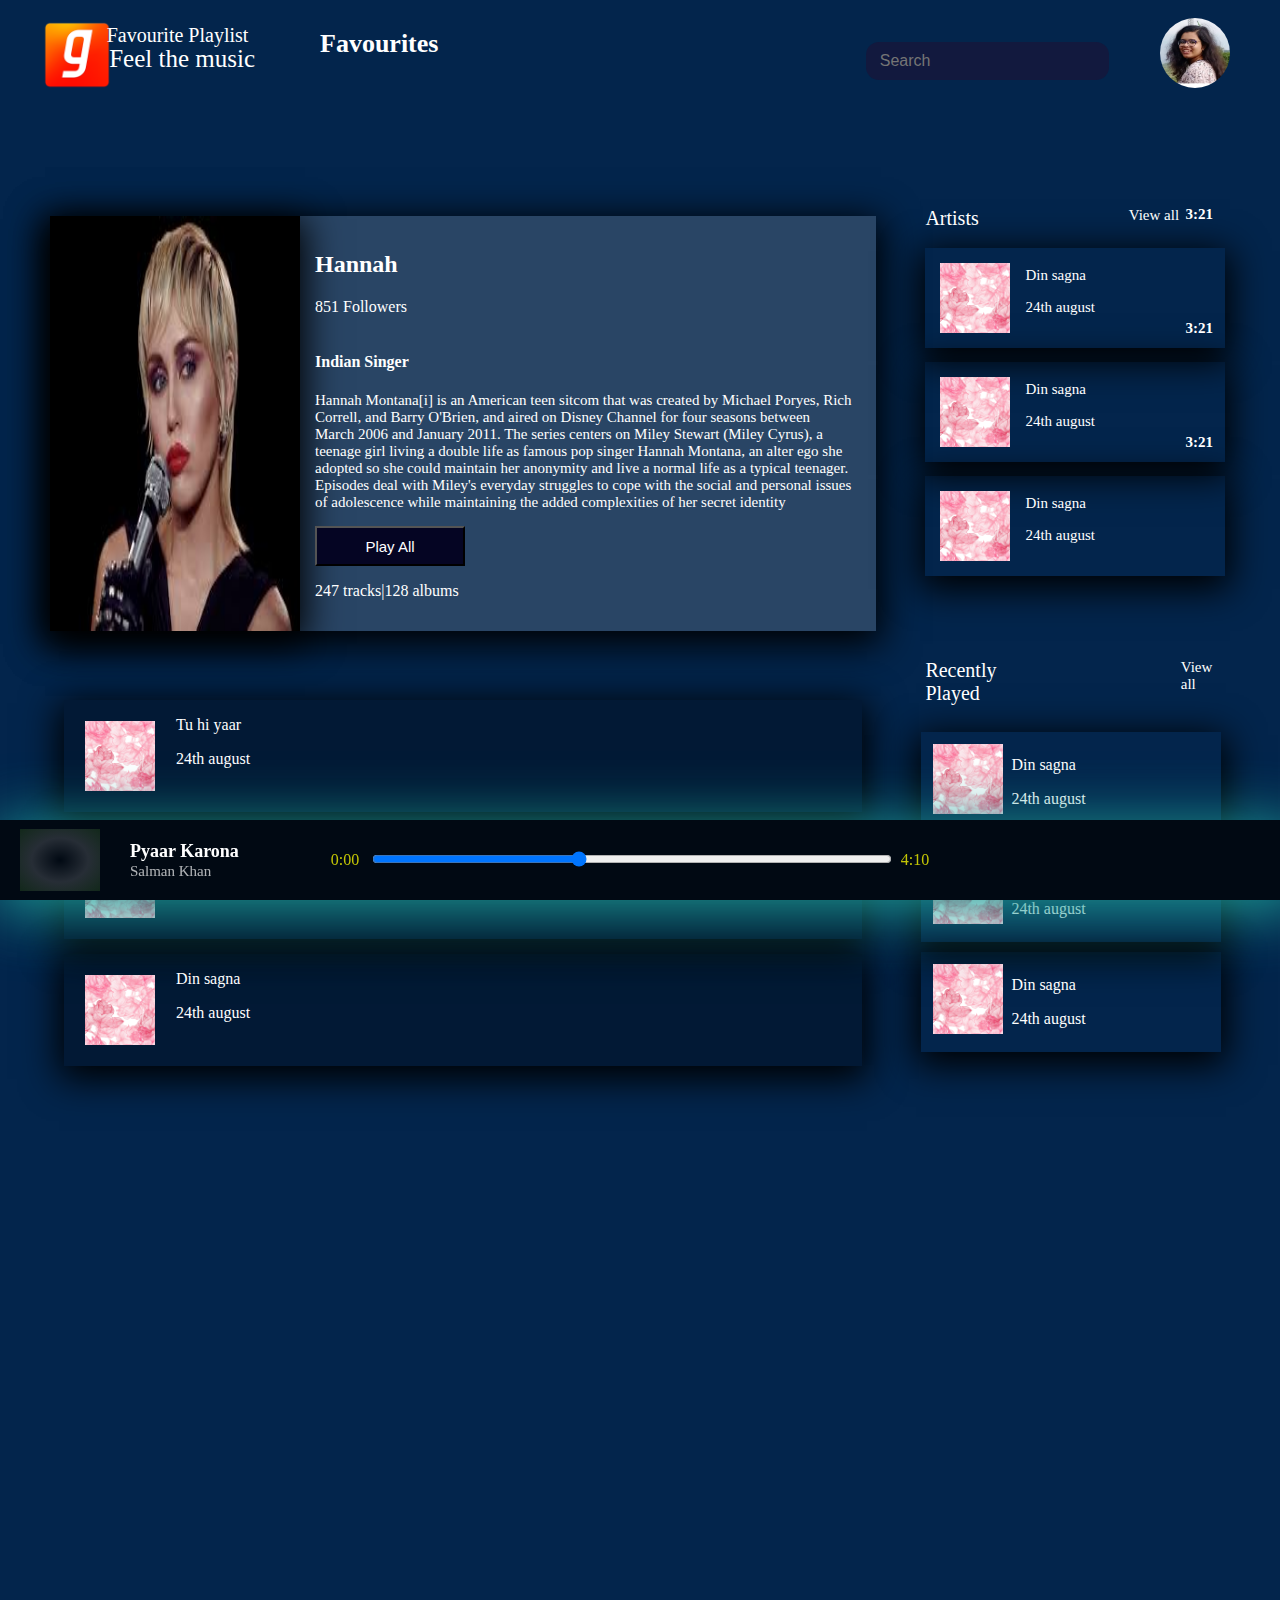
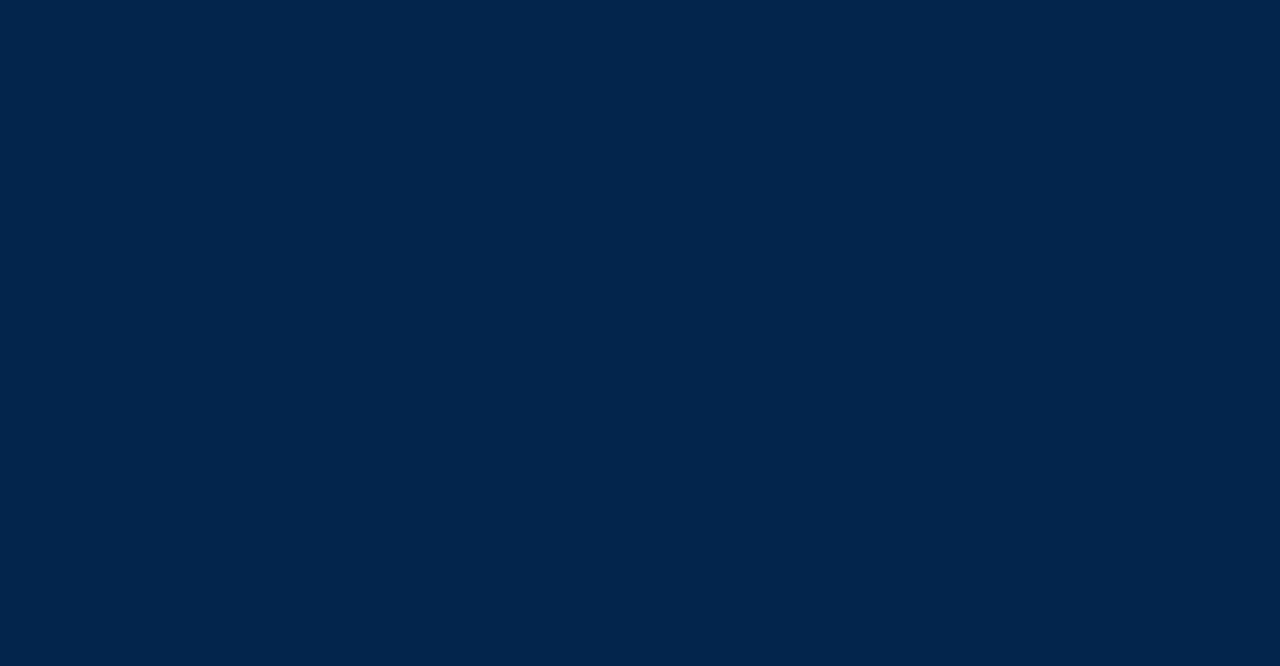
<file: music_page8.html>
<!-- IMPORTANT NOTE -  THE ARIJIT SINGH IMAGE IN  ARTISTS SECTION IN MUSIC.HTML PAGE WILL BRING YOU TO THIS PAGE OF WEBSTITE -->

<!-- PAGE2 OF MUSIC PLAYER HTML PAGE -->

<!DOCTYPE html>
<html>
    <head>
        <title>SHIVANGI TIWARI</title>
                <link rel = " stylesheet" type ="text/css" href =" music_page2.css">
      
      <link rel = " stylesheet"href =" https://use.fontawesome.com/releases/v5.7.1/css/all.css" integrity="sha384-fnmOCqbTlWIlj8LyTjo7mOUStjsKC4pOpQbqyi7RrhN7udi9RwhKkMHpvLbHG9Sr" crossorigin="anonymous">
      </head>

      <body>

        <!-- HEADER -->

        <div class="header">

            <!-- LEFT SIDE OF HEADER -->

            <div class ="left-side">

            <!-- DROPDOWN FOR RESPONSIVENESS -->


          <div class="dropdown" style="float:left;">
            <button class="dropbtn">
              <button class="dropbtn">
                <div class="box-white"></div>
                <div class="box-white"></div>
                <div class="box-white"></div>
              </button>
            </button>
            <div class="dropdown-content" style="left:0;">
              <a href="#">Favourites</a>
              <a href="#">Notifications</a>
              <a href="#">User</a>

            </div>
          </div>

          <!-- LOGO AND FAVOURITES  -->
                <div class="logo">
                    <img src="icon.png" height="70px" width="70px">
                </div>
                <div class="ninjas">
                    <p style = "font-size:20px;  margin-left:0%">&nbsp;&nbsp;Favourite Playlist</p>
                    <p style ="font-size:25px;  margin-top:-12%; margin-left:0%" > &nbsp;&nbsp;Feel the music </p>
                </div>
                <div class="favourites">
                    <h1> Favourites </h1>
                </div>

                
        </div>

        <!-- RIGHT SIDE OF HEADER -->
            <div class = "right-side"  style="width:100%;">

                <!-- SEARCH BAR -->
                <div class="nav-search-bar-container">
                    <div class="nav-search-bar">
                        <a class="search-btn" href="">
                            <i class="fa fa-search" aria-hidden="true"></i>
                        </a>
                        <input class="search-txt"type="text" name="search-bar" placeholder="&nbsp;&nbsp;&nbsp;&nbsp;Search">
                        <a class="search-mic" href="">
                            <i class="fa fa-microphone" aria-hidden="true"></i>
                        </a>
                    </div>
                </div>

                <!-- NOTIFICATION ICON -->
                <div class="notification">
                        <i class="fas fa-bell"></i>
                </div>

                <!-- PROFILE OF USER -->

            
                <div class="image">
                    <img src="profile.png" height="70px" width="70px">
                </div>
            </div>
        </div>



<!-- STARTING OF MAIN AND ASIDE SECTION  -->

<div class = "tit">
    	
        <!-- MAIN SECTION OF SECOND PAGE -->

        <!-- SINGER AND OTHER DESCRIPTIONS -->

        <main class = "page2">

            <div class ="singer-box1">
                <div class = "singer-image"><img src = "hannah.jpg"  height="100%"  width="250px"></div>
                <div class ="singer-writing">
                    <div class = "imp"><h2>Hannah</h2><p class = "followers"> 851 Followers </p></div>
                    <h4>Indian Singer</h4>
                    <p class ="singer-para">Hannah Montana[i] is an American teen sitcom that was created by Michael Poryes, Rich Correll, and Barry O'Brien, and aired on Disney Channel for four seasons between March 2006 and January 2011. The series centers on Miley Stewart (Miley Cyrus), a teenage girl living a double life as famous pop singer Hannah Montana, an alter ego she adopted so she could maintain her anonymity and live a normal life as a typical teenager. Episodes deal with Miley's everyday struggles to cope with the social and personal issues of adolescence while maintaining the added complexities of her secret identity</p>
                    <input type ="button" class = "butt" value = "Play All">
                    <p class = "tracks">247 tracks|128 albums</p>
                </div>
            </div>

            <br>
            <br>
            <br>

        

             <div class = "line">

                <!-- SONG LOGS  -->

           



          

            
            

           

            <div class = "song-logs">
                <div class ="side-block"><div class = "singer-img"><img src ="side.jpg" height ="70px"    width="70px"></div>
                <div class ="name-side"><p>Tu hi yaar</p>

                <p class ="date-side">24th august</p>
                </div>
                <div class ="love-sign"><i class="far fa-heart"></i></div>
                <div class = "plus-sign"><i class="fas fa-plus"></i></div>
              </div>     
            </div>


            <div class = "song-logs">
                <div class ="side-block"><div class = "singer-img"><img src ="side.jpg" height ="70px"    width="70px"></div>
                <div class ="name-side"><p>Khariyat</p>

                <p class ="date-side">24th august</p>
                </div>
                <div class ="love-sign"><i class="far fa-heart"></i></div>
                <div class = "plus-sign"><i class="fas fa-plus"></i></div>
              </div>     
            </div>

            <div class = "song-logs">
                <div class ="side-block"><div class = "singer-img"><img src ="side.jpg" height ="70px"    width="70px"></div>
                <div class ="name-side"><p>Din sagna</p>

                <p class ="date-side">24th august</p>
                </div>
                <div class ="love-sign"><i class="far fa-heart"></i></div>
                <div class = "plus-sign"><i class="fas fa-plus"></i></div>
              </div>     
            </div>

           
           



        </main>

        <!-- ASIDE SECTION  -->


        <aside>

            <!-- ARTISTS  -->
            <div class = "upper-part1">

            <div class= "second-page-aside1"><p class = "artist1">Artists</p><p class ="view">View all</p></div>

            <div class ="block1"><img src ="side.jpg" height ="70px"    width="70px">
                <div class ="name"><p>Din sagna</p>
                <p class ="date">24th august</p>
                </div>
                <div class ="duration">
                    <ul>
                     <li class ="three-dot"><a href="#"><i class="fa fa-ellipsis-h"  aria-hidden="true"></i></a>
                           <div class="sub-menu-1">
                          <!-- Unordered list of menu1 -->
                            <ul class ="extension">
                            <li><i class="fas fa-play sym"></i>&nbsp&nbsp&nbsp&nbsp<a href="#">Play Now</a></li>
                            <li><i class="fas fa-plus sym"></i>&nbsp&nbsp&nbsp&nbsp<a href="#">Add to Queue</a></li>
                            <li><i class="fas fa-list sym"></i>&nbsp&nbsp&nbsp&nbsp<a href="#">Add to Favourites</a></li>
                            <li><i class="fas fa-info-circle sym"></i>&nbsp&nbsp&nbsp&nbsp<a href="#">Get Info</a></li>
                           </ul> 
                         </div>
                       </li>
                    </ul>
                    <h6 class="time">3:21</h6>
                </div>
            </div>

            <div class ="block1"><img src ="side.jpg" height ="70px"    width="70px">
                <div class ="name"><p>Din sagna</p>
                <p class ="date">24th august</p>
                </div>
                <div class ="duration">
                    <ul>
                     <li class ="three-dot"><a href="#"><i class="fa fa-ellipsis-h"  aria-hidden="true"></i></a>
                           <div class="sub-menu-1">
                          <!-- Unordered list of menu1 -->
                            <ul class ="extension">
                            <li><i class="fas fa-play sym"></i>&nbsp&nbsp&nbsp&nbsp<a href="#">Play Now</a></li>
                            <li><i class="fas fa-plus sym"></i>&nbsp&nbsp&nbsp&nbsp<a href="#">Add to Queue</a></li>
                            <li><i class="fas fa-list sym"></i>&nbsp&nbsp&nbsp&nbsp<a href="#">Add to Favourites</a></li>
                            <li><i class="fas fa-info-circle sym"></i>&nbsp&nbsp&nbsp&nbsp<a href="#">Get Info</a></li>
                           </ul> 
                         </div>
                       </li>
                    </ul>
                    <h6 class="time">3:21</h6>
                </div>
            </div>

            <div class ="block1"><img src ="side.jpg" height ="70px"    width="70px">
                <div class ="name"><p>Din sagna</p>
                <p class ="date">24th august</p>
                </div>
                <div class ="duration">
                    <ul>
                     <li class ="three-dot"><a href="#"><i class="fa fa-ellipsis-h"  aria-hidden="true"></i></a>
                           <div class="sub-menu-1">
                          <!-- Unordered list of menu1 -->
                            <ul class ="extension">
                            <li><i class="fas fa-play sym"></i>&nbsp&nbsp&nbsp&nbsp<a href="#">Play Now</a></li>
                            <li><i class="fas fa-plus sym"></i>&nbsp&nbsp&nbsp&nbsp<a href="#">Add to Queue</a></li>
                            <li><i class="fas fa-list sym"></i>&nbsp&nbsp&nbsp&nbsp<a href="#">Add to Favourites</a></li>
                            <li><i class="fas fa-info-circle sym"></i>&nbsp&nbsp&nbsp&nbsp<a href="#">Get Info</a></li>
                           </ul> 
                         </div>
                       </li>
                    </ul>
                    <h6 class="time">3:21</h6>
                </div>
            </div>
        </div>
             

        <br>
        <br>
        <br>


        <!-- RECENTLY PLAYED  -->

         <div class = "upper-part1">

            <div class= "second-page-aside1"><p class = "artist1">Recently Played</p><p class ="view">View all</p></div>
            <br>
            <br>

             <div class ="side-block1"><img src ="side.jpg" height ="70px"    width="70px">
                <div class ="name-side1"><p>Din sagna</p>
                <p class ="date-side1">24th august</p>
                </div>
                <span><i class="far fa-heart"></i></span>
                   
            </div>
    <div class ="side-block1"><img src ="side.jpg" height ="70px"    width="70px">
                <div class ="name-side1"><p>Din sagna</p>
                <p class ="date-side1">24th august</p>
                </div>
                <span><i class="far fa-heart"></i></span>
                   
            </div>
    <div class ="side-block1"><img src ="side.jpg" height ="70px"    width="70px">
                <div class ="name-side1"><p>Din sagna</p>
                <p class ="date-side1">24th august</p>
                </div>
                <span><i class="far fa-heart"></i></span>
                   
            </div>
        </div>

    </aside>
</div>


<!-- FOOTER HAVING MUSIC PLAYER LOG AND OTHER TOOLS  -->

    <footer>
           <div id="ta-player">
            <div class="ta-player-container">
                <section class="ta-player-info">
                    <div class="ta-artwork">
                    </div>
                    <!-- Name of the Song -->
                    <div class="ta-meta">
                        <a href="" class="title"><b>Pyaar Karona</b></a><br>
                        <a href="" class="username">Salman Khan</a>
                    </div>
                </section>
                <!-- Playbar -->
                <section class="ta-player-progress">
                    <span class="ta-time-currnt">0:00</span>
                    <div class="ta-player-progress-wrapper">
                        <input type="range" min="1" max="100" value="40" id="default">
                    </div>
                    <span class="ta-time-duration">4:10</span> 
                </section>
              
              <!-- Tools -->
                <section class="ta-player-controls">
                     <button class="ta-prev"><i class="fas fa-step-backward"></i></button>
                    <button class="ta-play"><i class="fas fa-play"></i></button>
                     <button class="ta-next"><i class="fas fa-step-forward"></i></button>
                     <div>
                         <button class="ta-shuffle"><i class="fas fa-random"></i></button>
                         <button class="ta-redo"><i class="fas fa-redo"></i></button>
                     </div>
                     <div>
                         <button class="ta-sound"><i class="fas fa-volume-up"></i></button>
                         <button class="ta-favourite"><i class="fas fa-heart"></i></button>              
                         </div>
                     </div>
                </section>
            </div>
       </div>
        </footer>
    </body>
    </html>







                                        <!-- END OF HTML CODE -->
</file>
<file: music_page2.css>
/*THIS FILE CONTAINS CSS PROPERTIES FOR MUSIC_PAGE2.CSS*/


/*BODY*/

body{
	background-color:#03254c;
	margin:0px 50px 50px 50px;
}

/*DIV FOR MAIN SECTION AND ASIDE SECTION*/

.tit{
	display:flex;
	}

/*MAIN SECTION */

main{
	margin-top:10%;
	width:70%;
	height:2000px
		
}

/*HEADER*/

.header{
	
	display:flex;
	justify-content: space-between;
	color:white;
	margin-top:1%;	
	font-family: 'Rouge Script', cursive;  font-weight: normal; 
}

/*HEADER LEFT-SIDE*/

.header .left-side{
	display:flex;
    justify-content: space-evenly;
    width:max-content;
}

.logo{
	position:relative;
	margin-left:-2%;
	margin-top:2%;

}
.ninjas{
	position:relative;
	margin-left:-4%;
	margin-top:-2%;
	width: 200px;

}

.favourites{
	position:relative;
	margin-left:10%;
	margin-top: 0%;
	font-size:13px;

}

/*HEADER RIGHT SIDE*/

.header .right-side{
	display:flex;
	justify-content:flex-end;
	/*margin-left:530px;*/
	flex-wrap: wrap;
    
    width:70% !important;
}

/*SEARCH BAR*/

.search-bar  .search-txt{
	position:relative;
	margin-left:0;
	margin-top:30px;
	border-radius:20px;
	font-size:20px;
	z-index:1;


}


.search-bar a i {
	position:relative;
	margin-left:-15px;
	margin-top:30px;
	font-size:20px;
}

.notification{
	margin-left:21px;
	margin-top:30px;
	font-size:20px;
}

  .right-side .image img{
	margin-left:30px;
	margin-top:6px;
	border-radius:50%;
}

.nav-search-bar-container{
	display: flex;

	
	margin-bottom: 0.9rem;
	margin-top:30px;


}
.nav-search-bar{
	background:#12193e;
	border-radius:13px;
	display: flex;
	
	height:2vh;
	width: 100%;
	padding: 10px;
	margin-top:0px;
}
.search-txt{
	color:#12193e;
	position:relative;
	margin-left:50px;

}
.search-btn {
	position:relative;
	font-size: 15px;
	color:white;
	text-decoration: none;
	float: left;
	border-radius: 50%;
	margin-top:-3px;
}
 
.search-mic {
	font-size: 15px;
	color:white;
	text-decoration: none;
	float: right;
	border-radius: 50%;
	position:relative;
	margin-left:30px;
	margin-top:-5px;

	
}
.search-txt{
	border:none;
	background-color: #4CAF50;
	outline:none;
	float:center;
	padding:0;
	color:white;
	font-size: 16px;
	line-height: 100px;
}

.nav-search-bar input{
   background: transparent;
   color: #d9dcdd;
   border: 0px solid transparent;

   margin-left:-0.9rem;
}
input:focus{
    outline: none;
}

.notification  i{
	transition: transform .2s;
}



.notification  i:hover{
	 transform: scale(1.3); 

}


.image img{
	transition: transform .2s;
}

.image img:hover{
	box-shadow: 0px 8px 35px 5px black;
	transform: scale(1.1); 


}

.dropdown{
	display:none;
}

/*SINGER INTRODUCTION AND DESCRIPTION */


.singer-writing{
	margin:15px;
	color:white;
	font-family: 'Rouge Script', cursive;  font-weight: normal; 	color:white;
	width:65%;

}

 .singer-para{
	font-size:15px;
	font-family: 'Rouge Script', cursive;  font-weight: normal; 	color:white;
	

}

.singer-box1  input{
	width:150px;
	height:40px;
	color:white;
	background-color:#050523;
	font-size:15px;


}


/*ASIDE SECTION */


aside{
	width:21%;
    vertical-align: top;
    margin-left: 3%;
    width: 25%;
    margin-top:8%;

}


/*SONG LOGS SECTION */

.song-logs{
	display:flex;
	justify-content:space-evenly;
	flex-wrap:wrap;
	width:100%;
	transition: transform .2s;
}

.song-logs:hover{
	transform: scale(0.9);
	box-shadow: 0px 8px 35px 5px white;
	

}


.singer-box1{
	box-shadow: 0px 8px 35px 5px black;
    background-color: #77889954;
    
	display:flex;
	flex-direction:row;
	justify-content:flex-start;
	height:;
    

}

.singer-image img{
	box-shadow: 0px 8px 35px 5px black;
}



.side-block img{
	margin:9px;



}

.love-sign i{
	margin-top:-10px;
	margin-left:90%;
	color:white;
}

.name-side{
	

	color:white;
}




.tracks{
	font-family: 'Rouge Script', cursive;  font-weight: normal; 	color:white;

}

.imp{
	display:inline-block
}




.side-block{
	display:flex;
	margin-top:15px;
	height:100px
	width:45px;	
	box-shadow: 0px 8px 35px 5px black;
    background: rgba(0,0,0, .3);
     align-content:center;

}



.side-block .singer-img{
	display:flex;
	flex-direction:row;
	justify-content:flex-start;
    margin:12px;


}

.love-sign i{
	margin-top:40px;
	margin-left:600px;
	color:white;
}
.plus-sign i{
	margin-top:38px;
	margin-left:12px;
	color:white;
}


.name-side{
	color:white;
	font-family: 'Rouge Script', cursive;  font-weight: normal; 	color:white;
}

 
/*ASIDE SECTION BOTH THE PARTS */
.side-block1{
	height:100px;
	width:300px;
	
	margin-top:10px;
	margin-left:10px;
	margin-right:13px;
	box-shadow: 0px 8px 35px 5px black;

}


.side-block1:hover{
	
	background-color:grey;
}

.side-block1 img{
	margin:12px;

}

.side-block1 span i{
	margin-top:-55px;
	margin-left:250px;
	color:white;
	display:flex;
}

.name-side1{
	margin-top:-30%;
	margin-left:30%;
	color:white;
}


.line{

	display:flex;
	flex-wrap: wrap;
	flex-direction:row;
	
	

}

.second-page-aside1 {
	display:flex;
	flex-direction:row;
	justify-content:flex-start;
	color:white;
	font-size:20px;
	
	font-family: 'Rouge Script', cursive;  font-weight: normal; 	color:white;
   
	height:30px;
	width:300px;
	margin-top:10px;
	margin-left:10px;
	margin-right:13px;

}

.upper-part1{
	margin-top:4%;

}

.second-page-aside1 p{
	margin-top:3px;

}
.second-page-aside1 .view{
	margin-left:150px;
	font-size:15px;
	margin-top:3px;


}
.second-page-aside1 .artist1{
	margin-left:4px;
	font-size:20px;
}


.side-block1:hover{
	background-color:grey;
}

.block1
{
	height:100px;
	width:300px;
	
	margin:14px;
	box-shadow: 0px 8px 35px 5px black;
    
	

}

.block1:hover{
	background-color:grey;
}

.block1 img{
	margin:15px;

}

.block1 img:hover{
	background-image:<i class="fas fa-play"></i>;
}

.upper-part1  .block1 .name{
	margin-left:100px;
	margin-top:-100px;
	color:white;
	font-size:15px;

	font-family: 'Rouge Script', cursive;  font-weight: normal; 	
	color:white;

	
}

.duration{
	position:absolute;
	margin:-100px 0px 0px 180px;
	
	color:white;
	font-size:20px;
	list-style:none;
	text-decoration:none;
	color:white;
	font-size:15px;

}
 


.time{
	margin: -40px 0px 0px 80px;
	font-size:15px;
}

.sub-menu-1
{
	display: none;
	width:1000%;
	height:450%;
	
}

.duration ul li:hover .sub-menu-1
{
	display: block;
	position: absolute;
	background:#03150d94;
	opacity: 0.7;
    margin-left: -20px;
	margin-top: 0;
}

.duration ul li:hover .sub-menu-1 ul {
      display: block;
     margin: 2px;
     padding:5px;
   }


.duration ul li:hover .sub-menu-1 ul li{
	display: block;
	padding: 8px;
	border-bottom:1px dotted #fff;
	background:transparent;
	text-align: left;
	border-radius: 0;

}

.duration ul li:hover .sub-menu-1 ul li:last-child{
	border-bottom: none;
}

.duration ul li a{
	text-decoration:none;
	list-style:none;
	color:white;

}

.duration ul li a i{
	text-decoration:none;
	list-style:none;
	color:white;
	font-size:25px;


}

.duration ul li{
	text-decoration:none;
	list-style:none;
	color:white;
	

}


/*FOOTER SECTION AND MUSIC PLAYER TOOLS */



#ta-player
{
	width: 100%;
	height: 60px;
	background-color: #010913;
	bottom: 0;
	left: 0;
	padding: 10px;
   box-shadow: 0px 7px 60px 4px #1e9c97fa;
   position: fixed;
   z-index: 4;
}

.ta-player-container
{
	width: 100%;
	height: 100%;
	color: red;
	display: flex;
}

section
{
	flex:1;
}

.ta-player-info
{
	display: flex;
	align-items: center;
}

.ta-artwork
{
	background:radial-gradient(transparent,#ffffff26,#1d3c1f9c), url(https://aniportalimages.s3.amazonaws.com/media/details/Salman_khan_Z3qIBVn.jpg);
	width: 80px;
	height: 62px;
	background-size: cover;
	background-position: center;
	display: block;
	position: relative;
	margin-right: 30px;
	margin-left: 10px;
}

.title
{
	font-weight: 500;
	font-size: 18px;
	color: white;
	text-decoration: none;
}

.title:hover
{
	color:yellow;
	transition: .2s;
}

.username
{
	font-weight: 500;
	font-size: 15px;
	color: #ffffffb0;
	text-decoration: none;
}

.username:hover
{
	color: orange;
	transition: .2s;
}

.ta-player-progress
{
	flex: 2;
	display: flex;
	align-items: center;
}

.ta-player-progress-wrapper
{
  width: 100%;
   position: relative;
}

.ta-player-progress-wrapper input
{
	width:100%;
}


.ta-player-progress span
{
	color: #ffff00c2;
	font-weight: 500;
	font-size: 16px;
	min-width: 50px;
	text-align: center;
}


.ta-player-controls
{
	display: flex;
	align-items: center;
	padding: 0 20px;
}

.ta-player-controls button
{
	border: none;
	background-color: transparent;
}


.ta-player-controls button i
{
	font-size: 16px;
	margin: 0 8px;
	color: #ffffffbd;
}


/*MAKING THE WEBSITE RESPONSIVE*/


/*MEDIA QUERIES FOR DIFFERENT DEVICES*/




@media only screen and (max-width:1125px){

	aside{
		display:none;
	}

	main{
		width:100vw;
	}

	.side-block{
		width:100%;
	}




}



@media only screen and (max-width:980px){

	.line{
		width:85vw;
		align-content: center  !important;

	}

	.side-block{
		width:100%;
	}

	.plus-sign{
		display:none;

	}

	.love-sign{
		margin-left:-4%;
	}
}


@media only screen and (max-width:945px){

	.singer-box1{
		width:85vw;
		margin-right:20vw;
	}


}




@media only screen and (max-width:942px){

	.favourites{
		display:none;
	}

	.notification{
		display:none;

	}

	.box-white {
    width: 37px;
    border: 2px solid white;
    margin-top: 3px;
    margin-bottom: 7px;
}




	.dropbtn {
		background-color:#03254c;
		color: white;
		padding: 16px;
		font-size: 16px;
		border: none;
		cursor: pointer;
		margin-top:-25%;
	  }
	  
	  .dropdown {
		position: relative;
		display: inline-block;
	  }
	  
	  .dropdown-content {
		display: none;
		position: absolute;
		right: 0;
		background-color: #f9f9f9;
		min-width: 160px;
		box-shadow: 0px 8px 16px 0px rgba(0,0,0,0.2);
		z-index: 1;
	  }
	  
	  .dropdown-content a {
		color: black;
		padding: 12px 16px;
		text-decoration: none;
		display: block;
	  }
	  #ninja-name{
		  font-weight:bolder;
	  }
	  
	  .dropdown-content a:hover {background-color: skyblue;}
	  .dropdown:hover .dropdown-content {display: block;}







@media only screen and (max-width:835px){

	.image img{
		display:none;
	}

	


	
}




@media only screen and (max-width:765px){

	

 .ninjas{
 	display:none;
 }

 .dropbtn{

 margin-top:0%;
}


}


@media only screen and (max-width:723px){

	.singer-box1{
		width:80vw;
	}

	
}


@media only screen and (max-width:695px){

	.dropbtn{
		margin-top:-5%;
	}
}



@media only screen and (max-width:662px){

	.line{
		width:85vw;
		align-content: center  !important;

	}

	.side-block{
		width:100%;
	}

	.love-sign{
		display:none;
	}

}

@media only screen and (max-width:643px){



	.fa-heart{
		display:none;
	}
	.fa-random{
		display:none;
	}
	.ta-player-controls button{
		display:none;
	} 

	.ta-player-progress-wrapper input {
    width: 200%;
}

}

@media only screen and (max-width:657px){

	.singer-box1{
		width:80vw;
	}

}



@media only screen and (max-width:588px){

	.header{
		display:block;

	}

	.dropbtn{
		margin-top:0%;
		margin-left:-70%;
	}

	.left-side{
		
    display: flex;
    /*justify-content: space-evenly;*/
    width: 100vw  !important;
		
		
	}

	.right-side{
		margin-left:9%;
	}





}



@media only screen and (max-width:571px){
	.singer-box1{
		width:85vw;
		margin-right:10%;

	}

	.line{
		width:80vw;
		align-content: center  !important;

	}

	.side-block{
		width:100%;
	}
}

                                            /*END OF CSS FILE*/
</file>
